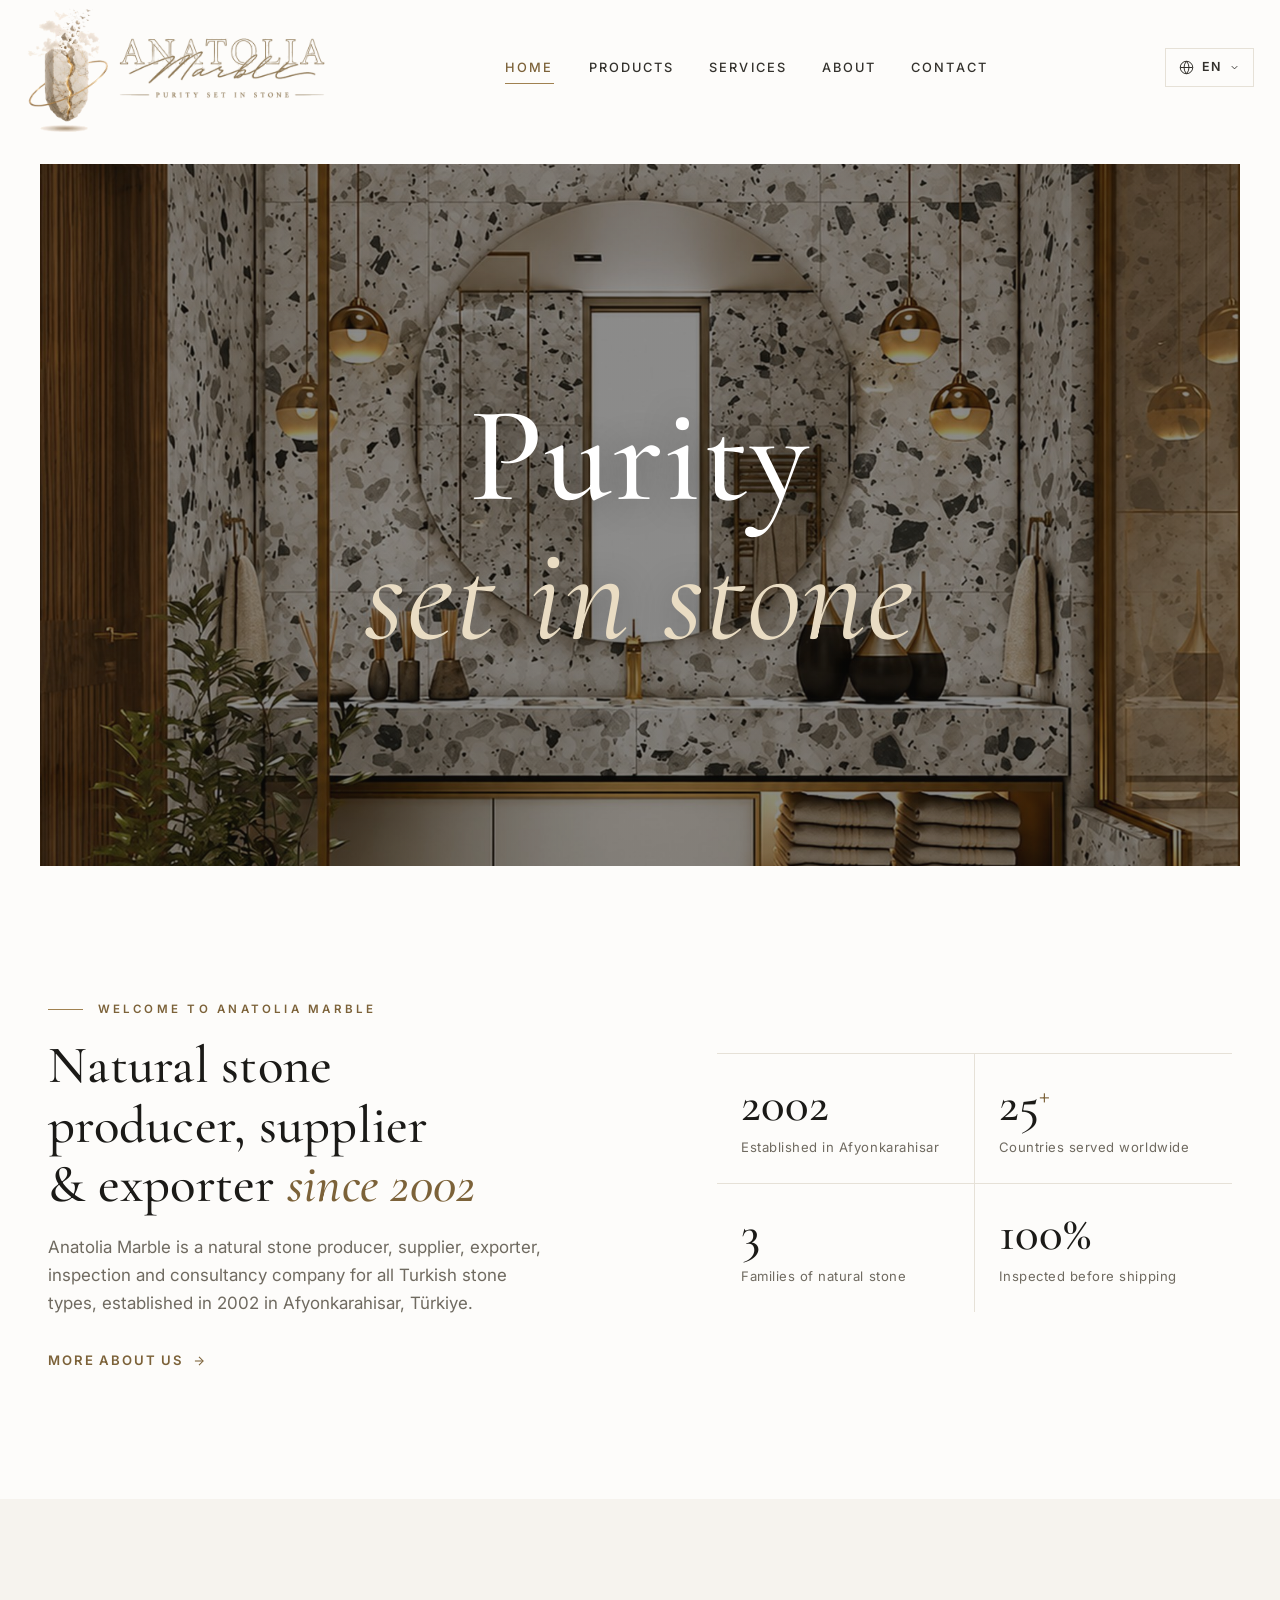
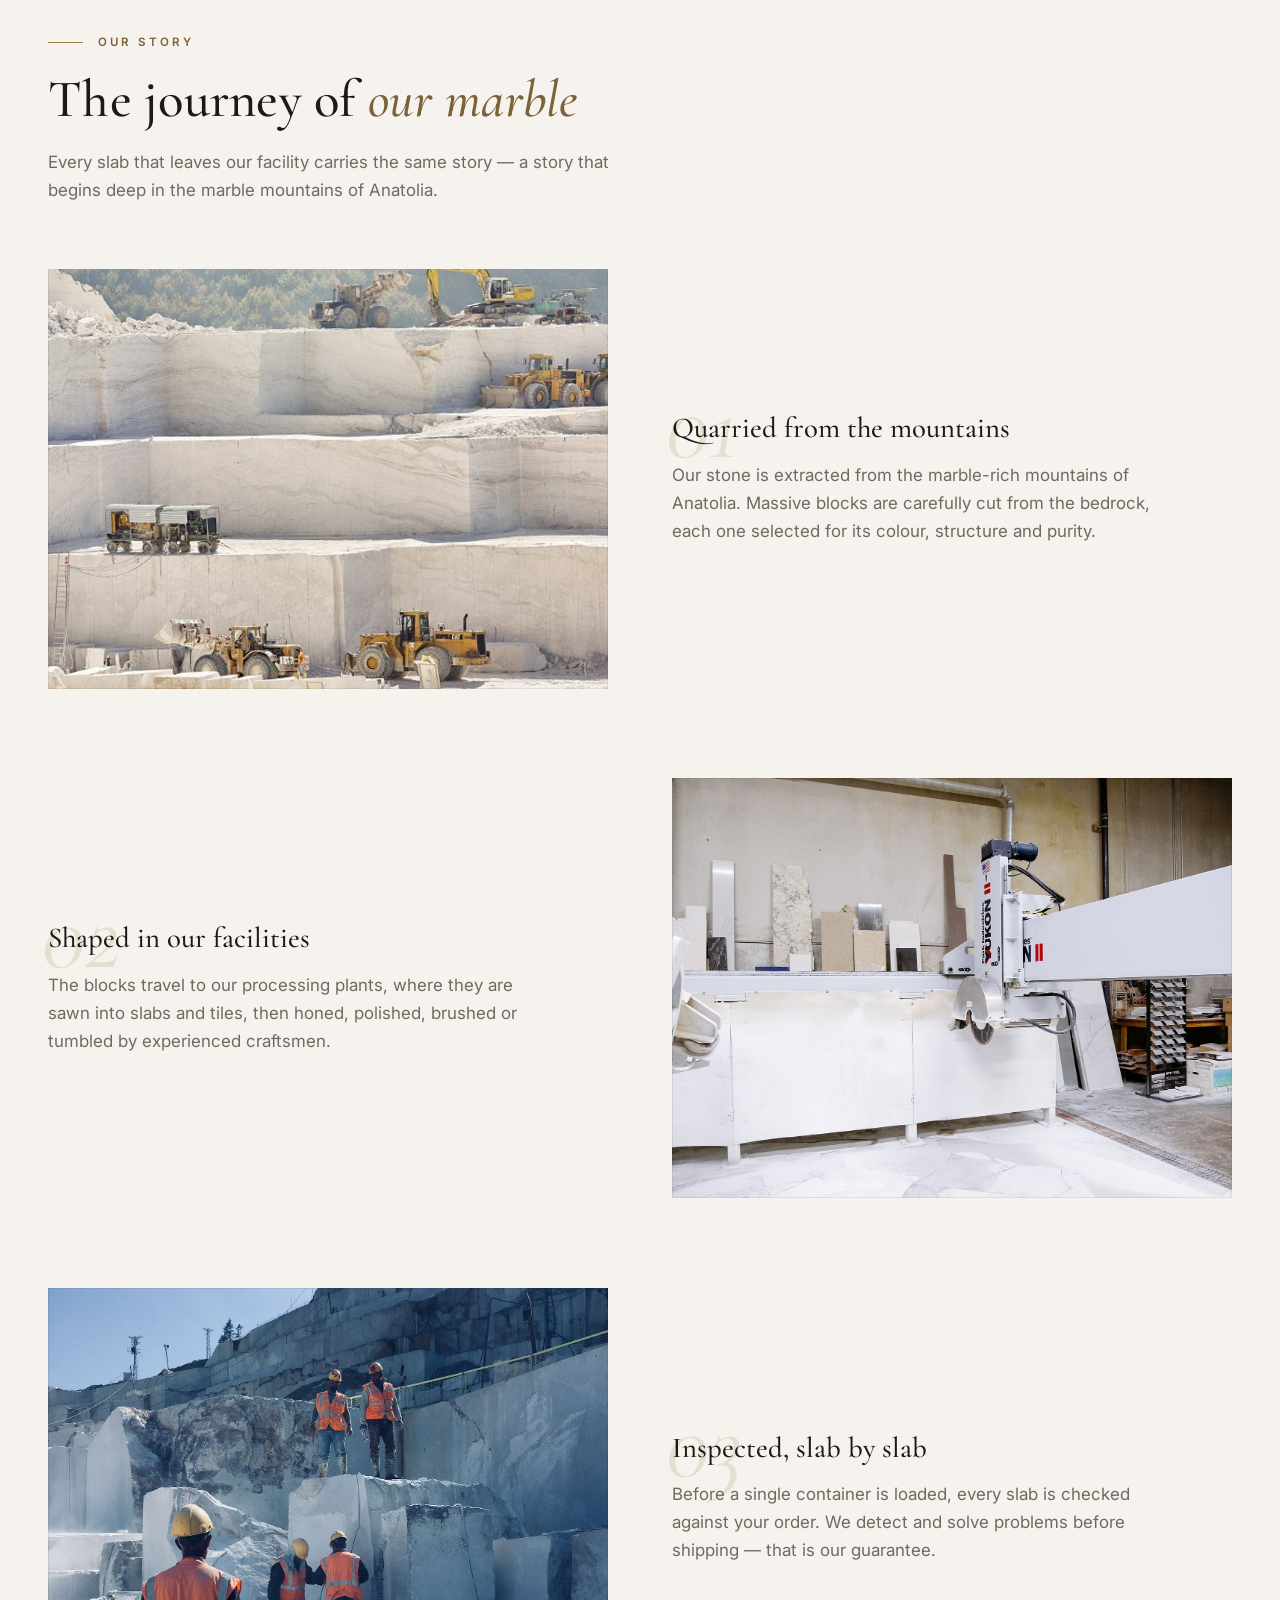
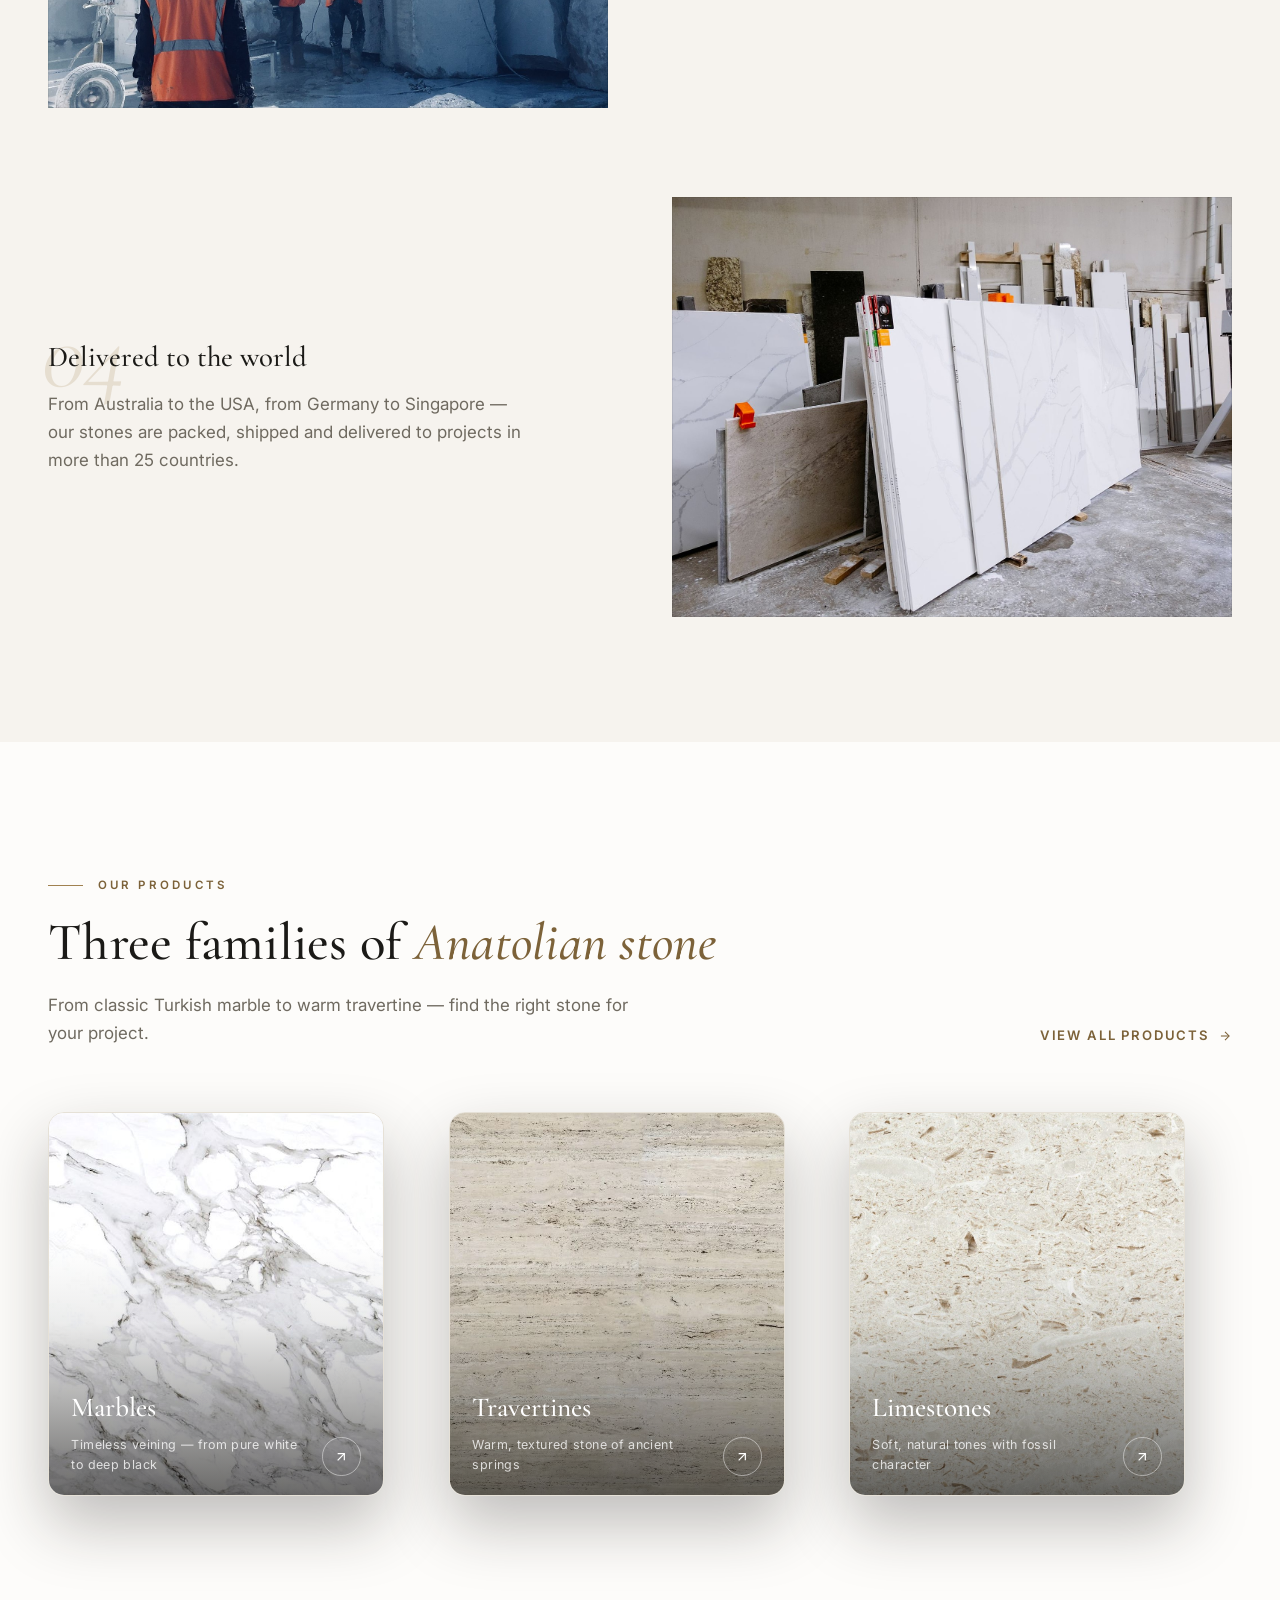
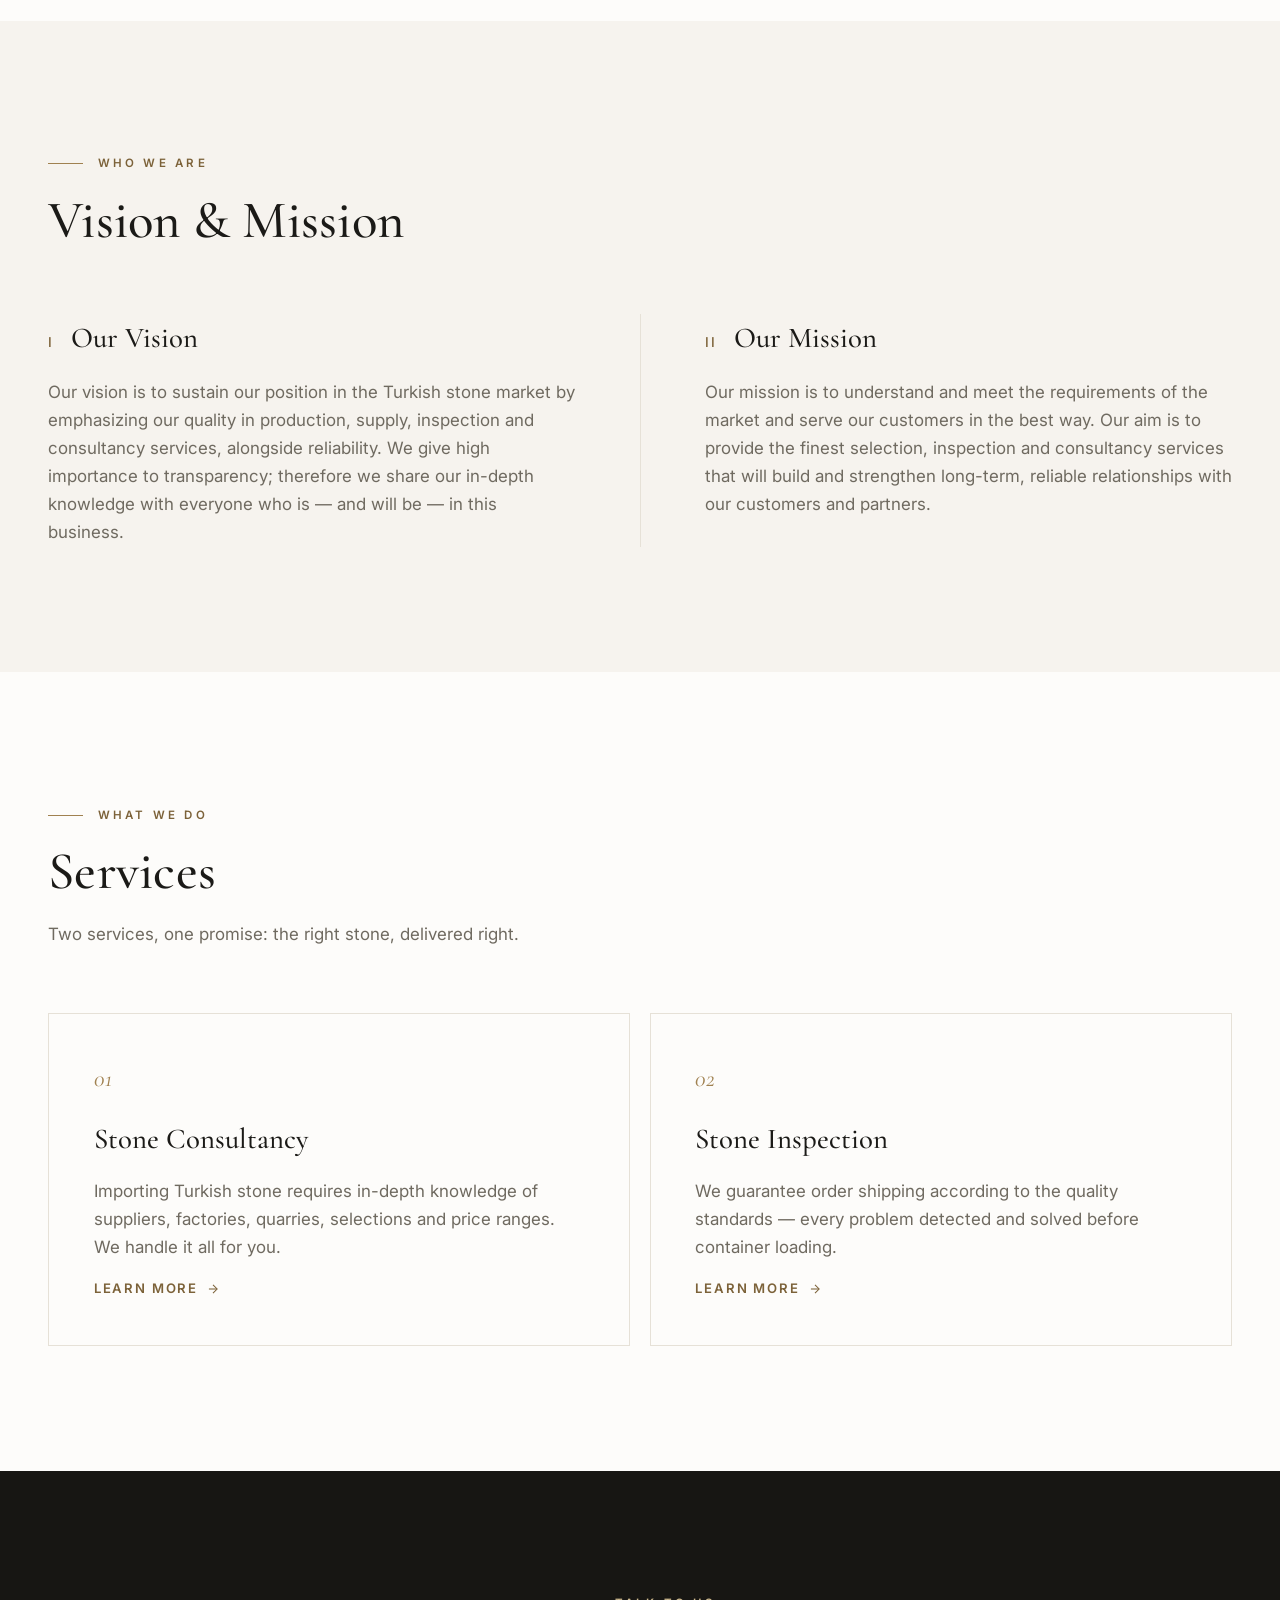
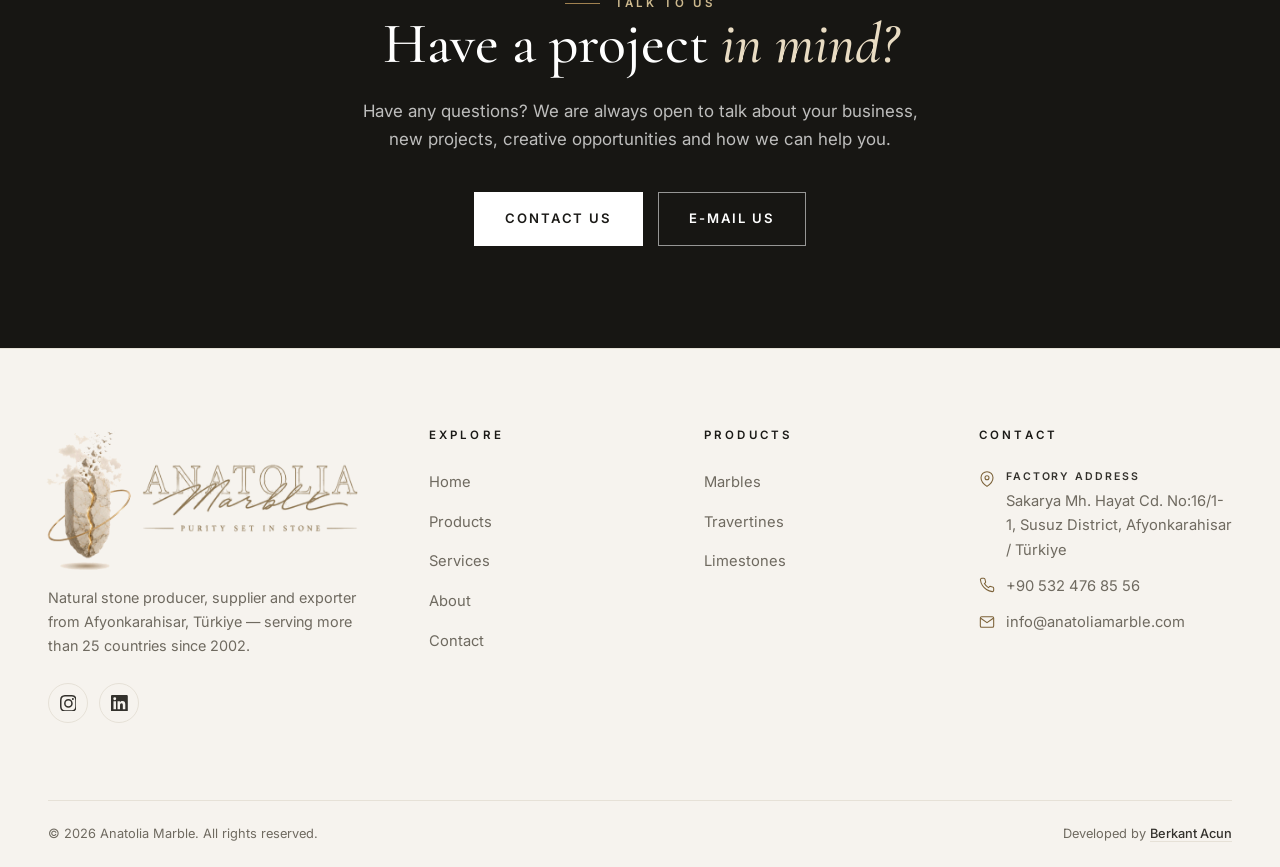
<file: index.html>
<!DOCTYPE html>
<html lang="en">
<head>
  <meta charset="UTF-8">
  <meta name="viewport" content="width=device-width, initial-scale=1.0">
  <title>Anatolia Marble — Purity Set in Stone | Turkish Natural Stone</title>
  <meta name="description" data-i18n-content="desc.home" content="Anatolia Marble — natural stone producer, supplier and exporter from Afyonkarahisar, Türkiye. Premium Turkish marble, travertine, limestone, onyx and andesite.">
  <meta property="og:title" content="Anatolia Marble — Purity Set in Stone">
  <meta property="og:type" content="website">
  <meta property="og:image" content="assets/img/hero-1.jpg">
  <link rel="icon" type="image/png" href="assets/img/favicon.png">
  <link rel="preload" as="image" href="assets/img/hero-1.jpg" fetchpriority="high">
  <link rel="preconnect" href="https://fonts.googleapis.com">
  <link rel="preconnect" href="https://fonts.gstatic.com" crossorigin>
  <link href="https://fonts.googleapis.com/css2?family=Cormorant+Garamond:ital,wght@0,400;0,500;0,600;1,400;1,500&family=Inter:wght@300;400;500;600&display=swap" rel="stylesheet">
  <link rel="stylesheet" href="assets/css/base.css?v=20260805c">
  <link rel="stylesheet" href="assets/css/components.css?v=20260805c">
  <noscript><style>.reveal { opacity: 1; transform: none; }</style></noscript>
</head>
<body data-title-key="meta.home">

  <!-- ======================= Header ======================= -->
  <header class="site-header">
    <div class="container header-inner">
      <a class="brand" href="index.html" aria-label="Anatolia Marble — Home">
        <img src="assets/img/logo-horizontal.png" alt="Anatolia Marble">
      </a>

      <nav class="main-nav" aria-label="Main navigation">
        <a href="index.html" aria-current="page" data-i18n="nav.home">Home</a>
        <a href="products.html" data-i18n="nav.products">Products</a>
        <a href="services.html" data-i18n="nav.services">Services</a>
        <a href="about.html" data-i18n="nav.about">About</a>
        <a href="contact.html" data-i18n="nav.contact">Contact</a>
      </nav>

      <div class="header-actions">
        <div class="lang-switch">
          <button class="lang-switch-btn" aria-haspopup="true" aria-expanded="false" aria-label="Select language">
            <svg width="15" height="15" viewBox="0 0 24 24" fill="none" stroke="currentColor" stroke-width="1.6" aria-hidden="true"><circle cx="12" cy="12" r="10"/><path d="M2 12h20"/><path d="M12 2a15.3 15.3 0 0 1 4 10 15.3 15.3 0 0 1-4 10 15.3 15.3 0 0 1-4-10 15.3 15.3 0 0 1 4-10z"/></svg>
            <span class="lang-current">EN</span>
            <svg class="chev" width="11" height="11" viewBox="0 0 24 24" fill="none" stroke="currentColor" stroke-width="2" aria-hidden="true"><polyline points="6 9 12 15 18 9"/></svg>
          </button>
          <div class="lang-menu" role="menu">
            <button type="button" data-lang="en" role="menuitem">English</button>
            <button type="button" data-lang="es" role="menuitem">Español</button>
            <button type="button" data-lang="fr" role="menuitem">Français</button>
            <button type="button" data-lang="ru" role="menuitem">Русский</button>
          </div>
        </div>
        <button class="nav-toggle" aria-label="Menu" aria-expanded="false">
          <span></span><span></span><span></span>
        </button>
      </div>
    </div>
  </header>

  <main>
    <!-- ======================= Hero slider ======================= -->
    <section class="hero" aria-label="Anatolia Marble highlights">
      <div class="hero-slide hero-slide--center is-active">
        <img src="assets/img/hero-1.jpg" alt="Terrazzo marble bathroom with brass details" fetchpriority="high">
        <div class="container hero-content">
          <h1 class="hero-title hero-title--slogan">Purity <em>set in stone</em></h1>
        </div>
      </div>

      <div class="hero-slide">
        <img src="assets/img/hero-2.jpg" alt="Rosso Levanto marble wall cladding" loading="lazy">
        <div class="container hero-content">
          <p class="hero-kicker" data-i18n="hero.s2.kicker">From the mountains of Anatolia</p>
          <h2 class="hero-title" data-i18n="hero.s2.title">Born in the mountain, <em>shaped by masters</em></h2>
          <div class="hero-cta">
            <a class="btn btn--light" href="#story"><span data-i18n="hero.s2.cta">Read Our Story</span></a>
          </div>
        </div>
      </div>

      <div class="hero-slide">
        <img src="assets/img/hero-3.jpg" alt="Carrara marble vanity top with polished finish" loading="lazy">
        <div class="container hero-content">
          <p class="hero-kicker" data-i18n="hero.s3.kicker">Blocks · Slabs · Cut-to-size</p>
          <h2 class="hero-title" data-i18n="hero.s3.title">Every slab inspected, <em>every order guaranteed</em></h2>
          <p class="hero-text" data-i18n="hero.s3.text">We deal with every type of natural stone and guarantee shipping according to the quality standards.</p>
          <div class="hero-cta">
            <a class="btn btn--light" href="services.html"><span data-i18n="hero.s3.cta">Our Services</span></a>
          </div>
        </div>
      </div>

    </section>

    <!-- ======================= Intro & stats ======================= -->
    <section class="section">
      <div class="container intro-grid">
        <div class="intro-copy reveal">
          <p class="kicker" data-i18n="intro.kicker">Welcome to Anatolia Marble</p>
          <h2 class="section-title" data-i18n="intro.title">Natural stone producer, supplier &amp; exporter <em>since 2002</em></h2>
          <p class="section-lead" data-i18n="intro.text">Anatolia Marble is a natural stone producer, supplier, exporter, inspection and consultancy company for all Turkish stone types, established in 2002 in Afyonkarahisar, Türkiye.</p>
          <p style="margin-top:1.8rem"><a class="text-link" href="about.html"><span data-i18n="intro.link">More About Us</span> <svg class="btn-arrow" width="14" height="14" viewBox="0 0 24 24" fill="none" stroke="currentColor" stroke-width="1.8" aria-hidden="true"><line x1="5" y1="12" x2="19" y2="12"/><polyline points="12 5 19 12 12 19"/></svg></a></p>
        </div>
        <div class="intro-stats reveal" data-delay="1">
          <div class="stat">
            <p class="stat-num">2002</p>
            <p class="stat-label" data-i18n="intro.stat1.label">Established in Afyonkarahisar</p>
          </div>
          <div class="stat">
            <p class="stat-num">25<sup>+</sup></p>
            <p class="stat-label" data-i18n="intro.stat2.label">Countries served worldwide</p>
          </div>
          <div class="stat">
            <p class="stat-num">3</p>
            <p class="stat-label" data-i18n="intro.stat3.label">Families of natural stone</p>
          </div>
          <div class="stat">
            <p class="stat-num">100%</p>
            <p class="stat-label" data-i18n="intro.stat4.label">Inspected before shipping</p>
          </div>
        </div>
      </div>
    </section>

    <!-- ======================= Story of the marble ======================= -->
    <section class="section section--surface" id="story">
      <div class="container">
        <div class="section-head reveal">
          <p class="kicker" data-i18n="story.kicker">Our Story</p>
          <h2 class="section-title" data-i18n="story.title">The journey of <em>our marble</em></h2>
          <p class="section-lead" data-i18n="story.intro">Every slab that leaves our facility carries the same story — a story that begins deep in the marble mountains of Anatolia.</p>
        </div>

        <div class="story-list">
          <article class="story-step reveal">
            <figure class="story-media">
              <img src="assets/img/story-quarry.jpg" alt="Terraced white marble quarry with heavy machinery" loading="lazy">
            </figure>
            <div class="story-body">
              <span class="story-num" aria-hidden="true">01</span>
              <h3 data-i18n="story.s1.title">Quarried from the mountains</h3>
              <p data-i18n="story.s1.text">Our stone is extracted from the marble-rich mountains of Anatolia. Massive blocks are carefully cut from the bedrock, each one selected for its colour, structure and purity.</p>
            </div>
          </article>

          <article class="story-step reveal">
            <figure class="story-media">
              <img src="assets/img/story-processing.jpg" alt="Marble slab on the polishing line in the factory" loading="lazy">
            </figure>
            <div class="story-body">
              <span class="story-num" aria-hidden="true">02</span>
              <h3 data-i18n="story.s2.title">Shaped in our facilities</h3>
              <p data-i18n="story.s2.text">The blocks travel to our processing plants, where they are sawn into slabs and tiles, then honed, polished, brushed or tumbled by experienced craftsmen.</p>
            </div>
          </article>

          <article class="story-step reveal">
            <figure class="story-media">
              <img src="assets/img/story-quality.jpg" alt="Quarry team inspecting marble blocks for quality" loading="lazy">
            </figure>
            <div class="story-body">
              <span class="story-num" aria-hidden="true">03</span>
              <h3 data-i18n="story.s3.title">Inspected, slab by slab</h3>
              <p data-i18n="story.s3.text">Before a single container is loaded, every slab is checked against your order. We detect and solve problems before shipping — that is our guarantee.</p>
            </div>
          </article>

          <article class="story-step reveal">
            <figure class="story-media">
              <img src="assets/img/story-world.jpg" alt="Finished slabs ready for worldwide delivery" loading="lazy">
            </figure>
            <div class="story-body">
              <span class="story-num" aria-hidden="true">04</span>
              <h3 data-i18n="story.s4.title">Delivered to the world</h3>
              <p data-i18n="story.s4.text">From Australia to the USA, from Germany to Singapore — our stones are packed, shipped and delivered to projects in more than 25 countries.</p>
            </div>
          </article>
        </div>
      </div>
    </section>

    <!-- ======================= Product families ======================= -->
    <section class="section">
      <div class="container">
        <div class="section-head section-head--split reveal">
          <div>
            <p class="kicker" data-i18n="cats.kicker">Our Products</p>
            <h2 class="section-title" data-i18n="cats.title">Three families of <em>Anatolian stone</em></h2>
            <p class="section-lead" data-i18n="cats.lead">From classic Turkish marble to warm travertine — find the right stone for your project.</p>
          </div>
          <a class="text-link" href="products.html"><span data-i18n="cats.viewAll">View All Products</span> <svg class="btn-arrow" width="14" height="14" viewBox="0 0 24 24" fill="none" stroke="currentColor" stroke-width="1.8" aria-hidden="true"><line x1="5" y1="12" x2="19" y2="12"/><polyline points="12 5 19 12 12 19"/></svg></a>
        </div>

        <div class="cat-grid">
          <a class="cat-card reveal" href="products.html?cat=marble">
            <img src="assets/img/product-calacatta.jpg" alt="Calacatta marble texture" loading="lazy">
            <div class="cat-card-label">
              <div>
                <h3 data-i18n="cat.marble">Marbles</h3>
                <small data-i18n="cat.marble.d">Timeless veining — from pure white to deep black</small>
              </div>
              <span class="cat-card-arrow"><svg viewBox="0 0 24 24" fill="none" stroke="currentColor" stroke-width="1.8" aria-hidden="true"><line x1="7" y1="17" x2="17" y2="7"/><polyline points="7 7 17 7 17 17"/></svg></span>
            </div>
          </a>

          <a class="cat-card reveal" data-delay="1" href="products.html?cat=travertine">
            <img src="assets/img/product-travertine.jpg" alt="Classic travertine texture" loading="lazy">
            <div class="cat-card-label">
              <div>
                <h3 data-i18n="cat.travertine">Travertines</h3>
                <small data-i18n="cat.travertine.d">Warm, textured stone of ancient springs</small>
              </div>
              <span class="cat-card-arrow"><svg viewBox="0 0 24 24" fill="none" stroke="currentColor" stroke-width="1.8" aria-hidden="true"><line x1="7" y1="17" x2="17" y2="7"/><polyline points="7 7 17 7 17 17"/></svg></span>
            </div>
          </a>

          <a class="cat-card reveal" data-delay="2" href="products.html?cat=limestone">
            <img src="assets/img/product-limestone.jpg" alt="Fossil beige limestone texture" loading="lazy">
            <div class="cat-card-label">
              <div>
                <h3 data-i18n="cat.limestone">Limestones</h3>
                <small data-i18n="cat.limestone.d">Soft, natural tones with fossil character</small>
              </div>
              <span class="cat-card-arrow"><svg viewBox="0 0 24 24" fill="none" stroke="currentColor" stroke-width="1.8" aria-hidden="true"><line x1="7" y1="17" x2="17" y2="7"/><polyline points="7 7 17 7 17 17"/></svg></span>
            </div>
          </a>
        </div>
      </div>
    </section>

    <!-- ======================= Vision & Mission ======================= -->
    <section class="section section--surface">
      <div class="container">
        <div class="section-head reveal">
          <p class="kicker" data-i18n="vm.kicker">Who We Are</p>
          <h2 class="section-title" data-i18n="vm.title">Vision &amp; Mission</h2>
        </div>
        <div class="vm-grid">
          <div class="vm-item reveal">
            <h3 data-index="I" data-i18n="vm.vision.title">Our Vision</h3>
            <p data-i18n="vm.vision.text">Our vision is to sustain our position in the Turkish stone market by emphasizing our quality in production, supply, inspection and consultancy services, alongside reliability. We give high importance to transparency; therefore we share our in-depth knowledge with everyone who is — and will be — in this business.</p>
          </div>
          <div class="vm-divider" aria-hidden="true"></div>
          <div class="vm-item reveal" data-delay="1">
            <h3 data-index="II" data-i18n="vm.mission.title">Our Mission</h3>
            <p data-i18n="vm.mission.text">Our mission is to understand and meet the requirements of the market and serve our customers in the best way. Our aim is to provide the finest selection, inspection and consultancy services that will build and strengthen long-term, reliable relationships with our customers and partners.</p>
          </div>
        </div>
      </div>
    </section>

    <!-- ======================= Services teaser ======================= -->
    <section class="section">
      <div class="container">
        <div class="section-head reveal">
          <p class="kicker" data-i18n="svc.kicker">What We Do</p>
          <h2 class="section-title" data-i18n="svc.title">Services</h2>
          <p class="section-lead" data-i18n="svc.lead">Two services, one promise: the right stone, delivered right.</p>
        </div>
        <div class="svc-grid">
          <article class="svc-card reveal">
            <span class="svc-index" aria-hidden="true">01</span>
            <h3 data-i18n="svc.consult.title">Stone Consultancy</h3>
            <p data-i18n="svc.consult.teaser">Importing Turkish stone requires in-depth knowledge of suppliers, factories, quarries, selections and price ranges. We handle it all for you.</p>
            <a class="text-link" href="services.html"><span data-i18n="svc.more">Learn More</span> <svg class="btn-arrow" width="14" height="14" viewBox="0 0 24 24" fill="none" stroke="currentColor" stroke-width="1.8" aria-hidden="true"><line x1="5" y1="12" x2="19" y2="12"/><polyline points="12 5 19 12 12 19"/></svg></a>
          </article>
          <article class="svc-card reveal" data-delay="1">
            <span class="svc-index" aria-hidden="true">02</span>
            <h3 data-i18n="svc.inspect.title">Stone Inspection</h3>
            <p data-i18n="svc.inspect.teaser">We guarantee order shipping according to the quality standards — every problem detected and solved before container loading.</p>
            <a class="text-link" href="services.html#inspection"><span data-i18n="svc.more">Learn More</span> <svg class="btn-arrow" width="14" height="14" viewBox="0 0 24 24" fill="none" stroke="currentColor" stroke-width="1.8" aria-hidden="true"><line x1="5" y1="12" x2="19" y2="12"/><polyline points="12 5 19 12 12 19"/></svg></a>
          </article>
        </div>
      </div>
    </section>

    <!-- ======================= CTA band ======================= -->
    <section class="cta-band">
      <div class="container reveal">
        <p class="kicker" data-i18n="cta.kicker">Talk to Us</p>
        <h2 class="cta-band-title" data-i18n="cta.title">Have a project <em>in mind?</em></h2>
        <p data-i18n="cta.text">Have any questions? We are always open to talk about your business, new projects, creative opportunities and how we can help you.</p>
        <div class="cta-actions">
          <a class="btn btn--light" href="contact.html"><span data-i18n="cta.contact">Contact Us</span></a>
          <a class="btn btn--ghost-light" href="mailto:info@anatoliamarble.com"><span data-i18n="cta.email">E-mail Us</span></a>
        </div>
      </div>
    </section>
  </main>

  <!-- ======================= Footer ======================= -->
  <footer class="site-footer">
    <div class="container">
      <div class="footer-main">
        <div class="footer-brand">
          <img src="assets/img/logo-horizontal.png" alt="Anatolia Marble — Purity set in stone">
          <p data-i18n="footer.about">Natural stone producer, supplier and exporter from Afyonkarahisar, Türkiye — serving more than 25 countries since 2002.</p>
          <div class="footer-social">
            <a href="#" aria-label="Instagram">
              <svg viewBox="0 0 24 24" fill="currentColor" aria-hidden="true"><path d="M12 2.163c3.204 0 3.584.012 4.85.07 3.252.148 4.771 1.691 4.919 4.919.058 1.265.069 1.645.069 4.849 0 3.205-.012 3.584-.069 4.849-.149 3.225-1.664 4.771-4.919 4.919-1.266.058-1.644.07-4.85.07-3.204 0-3.584-.012-4.849-.07-3.26-.149-4.771-1.699-4.919-4.92-.058-1.265-.07-1.644-.07-4.849 0-3.204.013-3.583.07-4.849.149-3.227 1.664-4.771 4.919-4.919 1.266-.057 1.645-.069 4.849-.069zm0-2.163c-3.259 0-3.667.014-4.947.072-4.358.2-6.78 2.618-6.98 6.98-.059 1.281-.073 1.689-.073 4.948 0 3.259.014 3.668.072 4.948.2 4.358 2.618 6.78 6.98 6.98 1.281.058 1.689.072 4.948.072 3.259 0 3.668-.014 4.948-.072 4.354-.2 6.782-2.618 6.979-6.98.059-1.28.073-1.689.073-4.948 0-3.259-.014-3.667-.072-4.947-.196-4.354-2.617-6.78-6.979-6.98-1.281-.059-1.69-.073-4.949-.073zm0 5.838a6.162 6.162 0 100 12.324 6.162 6.162 0 000-12.324zm0 10.162a4 4 0 110-8 4 4 0 010 8zm6.406-11.845a1.44 1.44 0 100 2.881 1.44 1.44 0 000-2.881z"/></svg>
            </a>
            <a href="#" aria-label="LinkedIn">
              <svg viewBox="0 0 24 24" fill="currentColor" aria-hidden="true"><path d="M20.447 20.452h-3.554v-5.569c0-1.328-.027-3.037-1.852-3.037-1.853 0-2.136 1.445-2.136 2.939v5.667H9.351V9h3.414v1.561h.046c.477-.9 1.637-1.85 3.37-1.85 3.601 0 4.267 2.37 4.267 5.455v6.286zM5.337 7.433a2.062 2.062 0 01-2.063-2.065 2.064 2.064 0 112.063 2.065zm1.782 13.019H3.555V9h3.564v11.452zM22.225 0H1.771C.792 0 0 .774 0 1.729v20.542C0 23.227.792 24 1.771 24h20.451C23.2 24 24 23.227 24 22.271V1.729C24 .774 23.2 0 22.225 0z"/></svg>
            </a>
          </div>
        </div>

        <div class="footer-col">
          <h4 data-i18n="footer.explore">Explore</h4>
          <ul>
            <li><a href="index.html" data-i18n="nav.home">Home</a></li>
            <li><a href="products.html" data-i18n="nav.products">Products</a></li>
            <li><a href="services.html" data-i18n="nav.services">Services</a></li>
            <li><a href="about.html" data-i18n="nav.about">About</a></li>
            <li><a href="contact.html" data-i18n="nav.contact">Contact</a></li>
          </ul>
        </div>

        <div class="footer-col">
          <h4 data-i18n="footer.products">Products</h4>
          <ul>
            <li><a href="products.html?cat=marble" data-i18n="cat.marble">Marbles</a></li>
            <li><a href="products.html?cat=travertine" data-i18n="cat.travertine">Travertines</a></li>
            <li><a href="products.html?cat=limestone" data-i18n="cat.limestone">Limestones</a></li>
          </ul>
        </div>

        <div class="footer-col">
          <h4 data-i18n="footer.contact">Contact</h4>
          <ul class="footer-contact">
            <li>
              <svg viewBox="0 0 24 24" fill="none" stroke="currentColor" stroke-width="1.6" aria-hidden="true"><path d="M21 10c0 7-9 13-9 13s-9-6-9-13a9 9 0 0 1 18 0z"/><circle cx="12" cy="10" r="3"/></svg>
              <span class="footer-addr-wrap"><span class="footer-addr-label" data-i18n="contact.address">Factory Address</span><address data-i18n="footer.addr">Afyonkarahisar, Türkiye</address></span>
            </li>
            <li>
              <svg viewBox="0 0 24 24" fill="none" stroke="currentColor" stroke-width="1.6" aria-hidden="true"><path d="M22 16.92v3a2 2 0 0 1-2.18 2 19.79 19.79 0 0 1-8.63-3.07 19.5 19.5 0 0 1-6-6 19.79 19.79 0 0 1-3.07-8.67A2 2 0 0 1 4.11 2h3a2 2 0 0 1 2 1.72 12.84 12.84 0 0 0 .7 2.81 2 2 0 0 1-.45 2.11L8.09 9.91a16 16 0 0 0 6 6l1.27-1.27a2 2 0 0 1 2.11-.45 12.84 12.84 0 0 0 2.81.7A2 2 0 0 1 22 16.92z"/></svg>
              <a href="tel:+905324768556">+90 532 476 85 56</a>
            </li>
            <li>
              <svg viewBox="0 0 24 24" fill="none" stroke="currentColor" stroke-width="1.6" aria-hidden="true"><path d="M4 4h16c1.1 0 2 .9 2 2v12c0 1.1-.9 2-2 2H4c-1.1 0-2-.9-2-2V6c0-1.1.9-2 2-2z"/><polyline points="22,6 12,13 2,6"/></svg>
              <a href="mailto:info@anatoliamarble.com">info@anatoliamarble.com</a>
            </li>
          </ul>
        </div>
      </div>

      <div class="footer-bottom">
        <p>© <span data-year>2026</span> Anatolia Marble. <span data-i18n="footer.rights">All rights reserved.</span></p>
        <p><span data-i18n="footer.dev">Developed by</span> <a href="https://www.linkedin.com/in/berkant-acun-006467312/" target="_blank" rel="noopener">Berkant Acun</a></p>
      </div>
    </div>
  </footer>

  <!-- ======================= WhatsApp widget ======================= -->

  <script src="assets/js/lang-en.js?v=20260805c"></script>
  <script src="assets/js/lang-ru.js?v=20260805c"></script>
  <script src="assets/js/lang-es.js?v=20260805c"></script>
  <script src="assets/js/lang-fr.js?v=20260805c"></script>
  <script src="assets/js/i18n.js?v=20260805c"></script>
  <script src="assets/js/main.js?v=20260805c"></script>
</body>
</html>
</file>
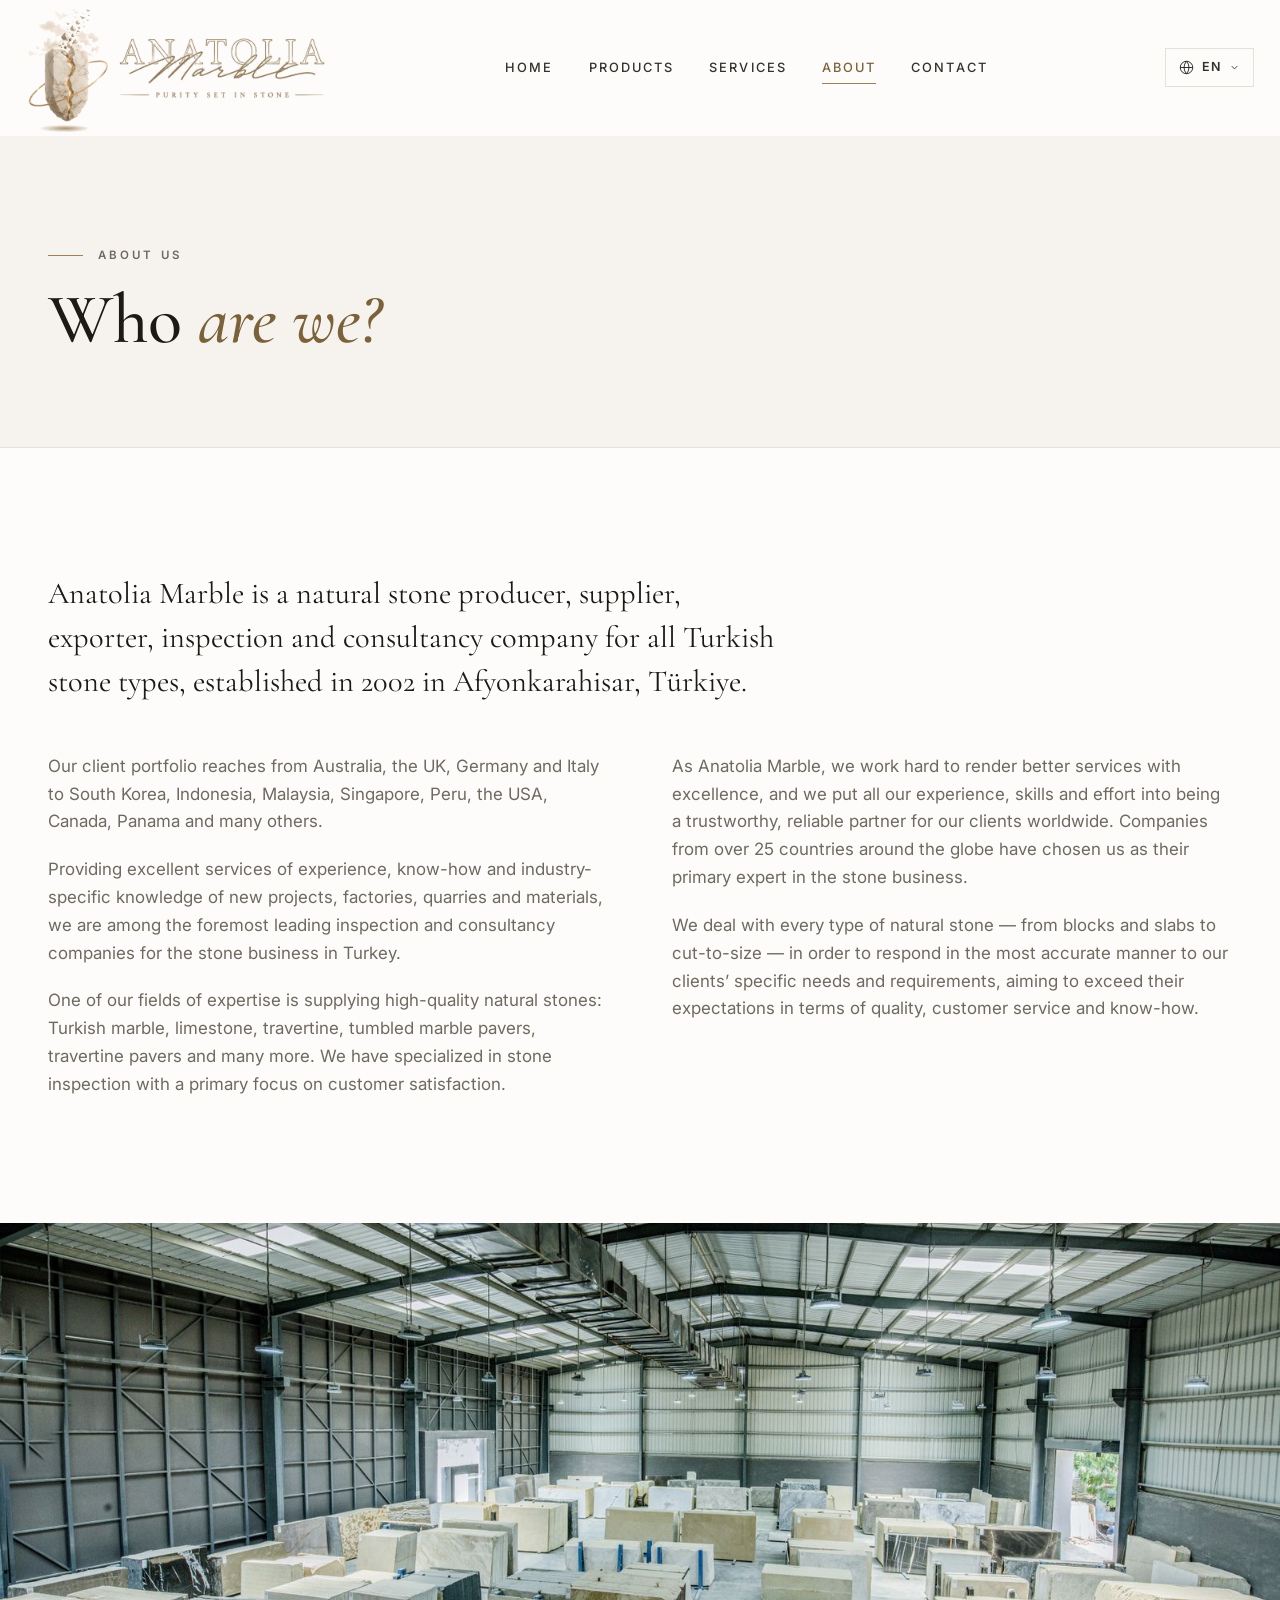
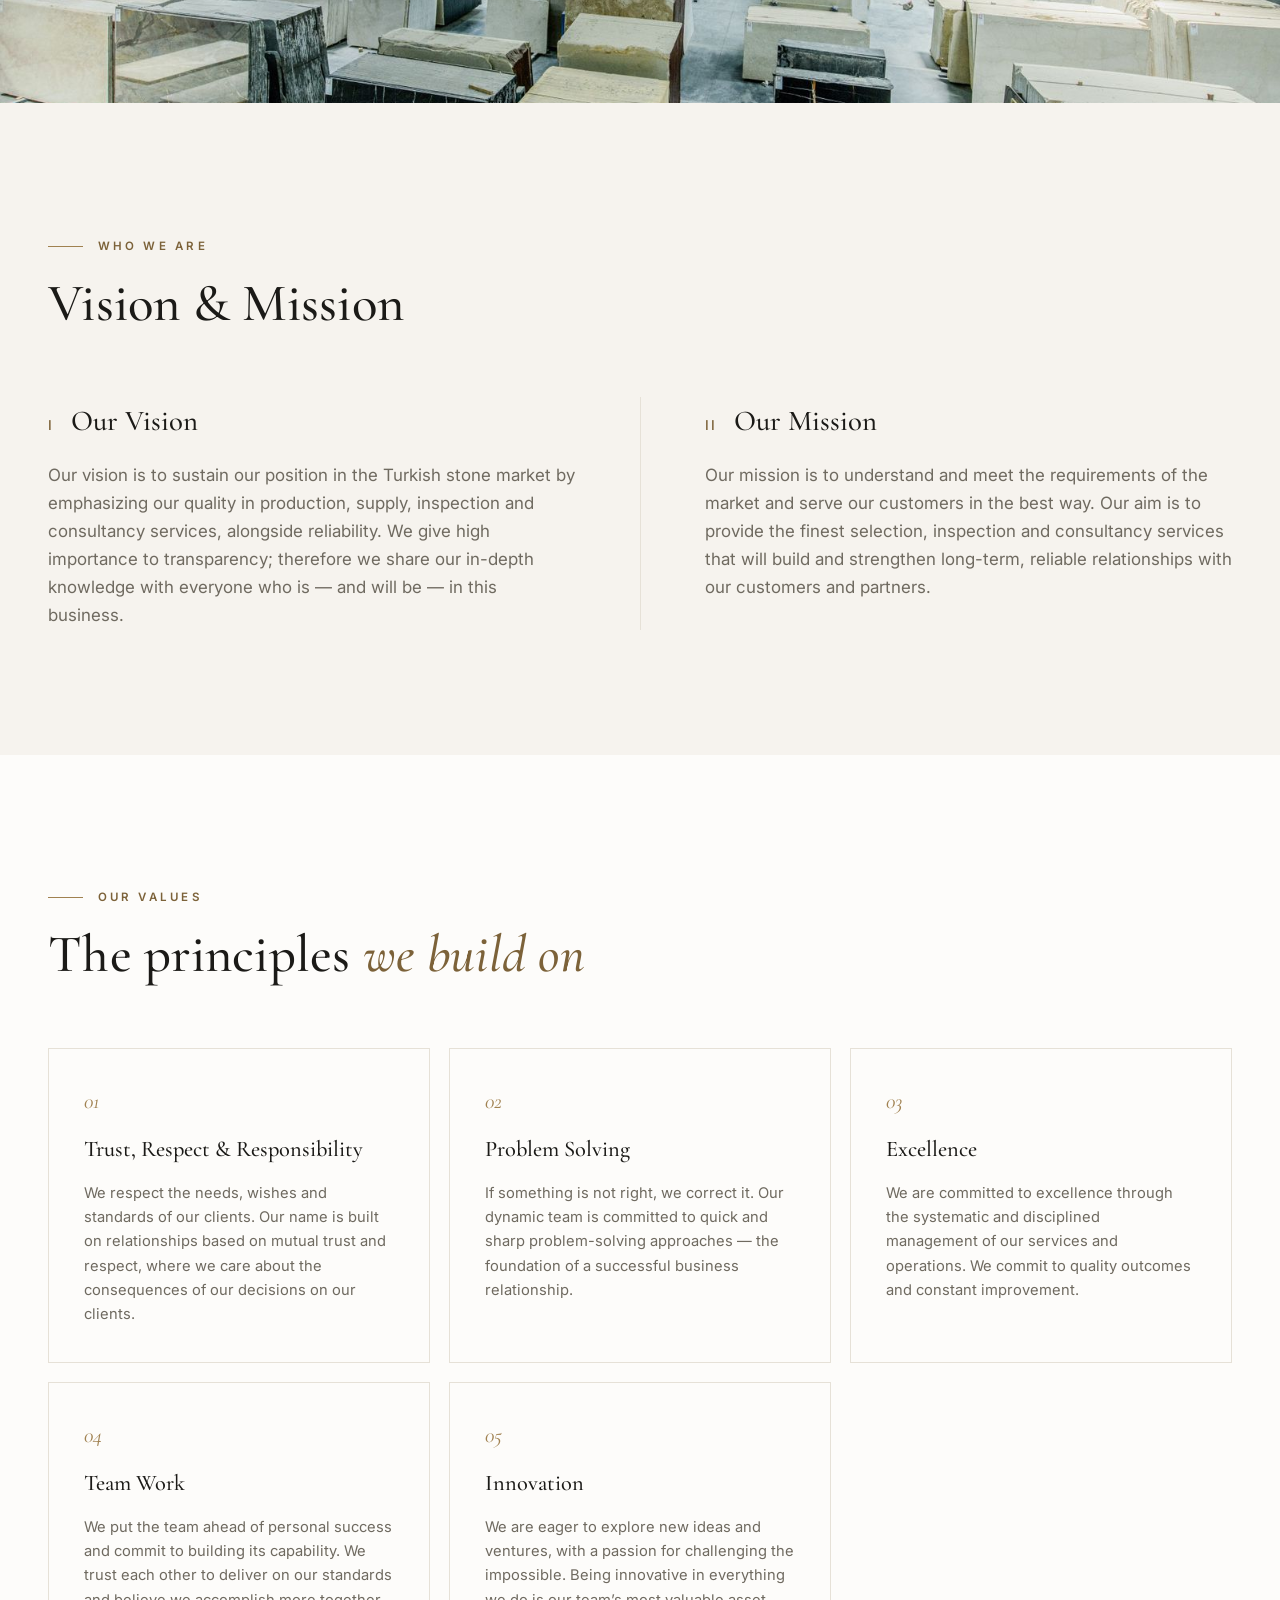
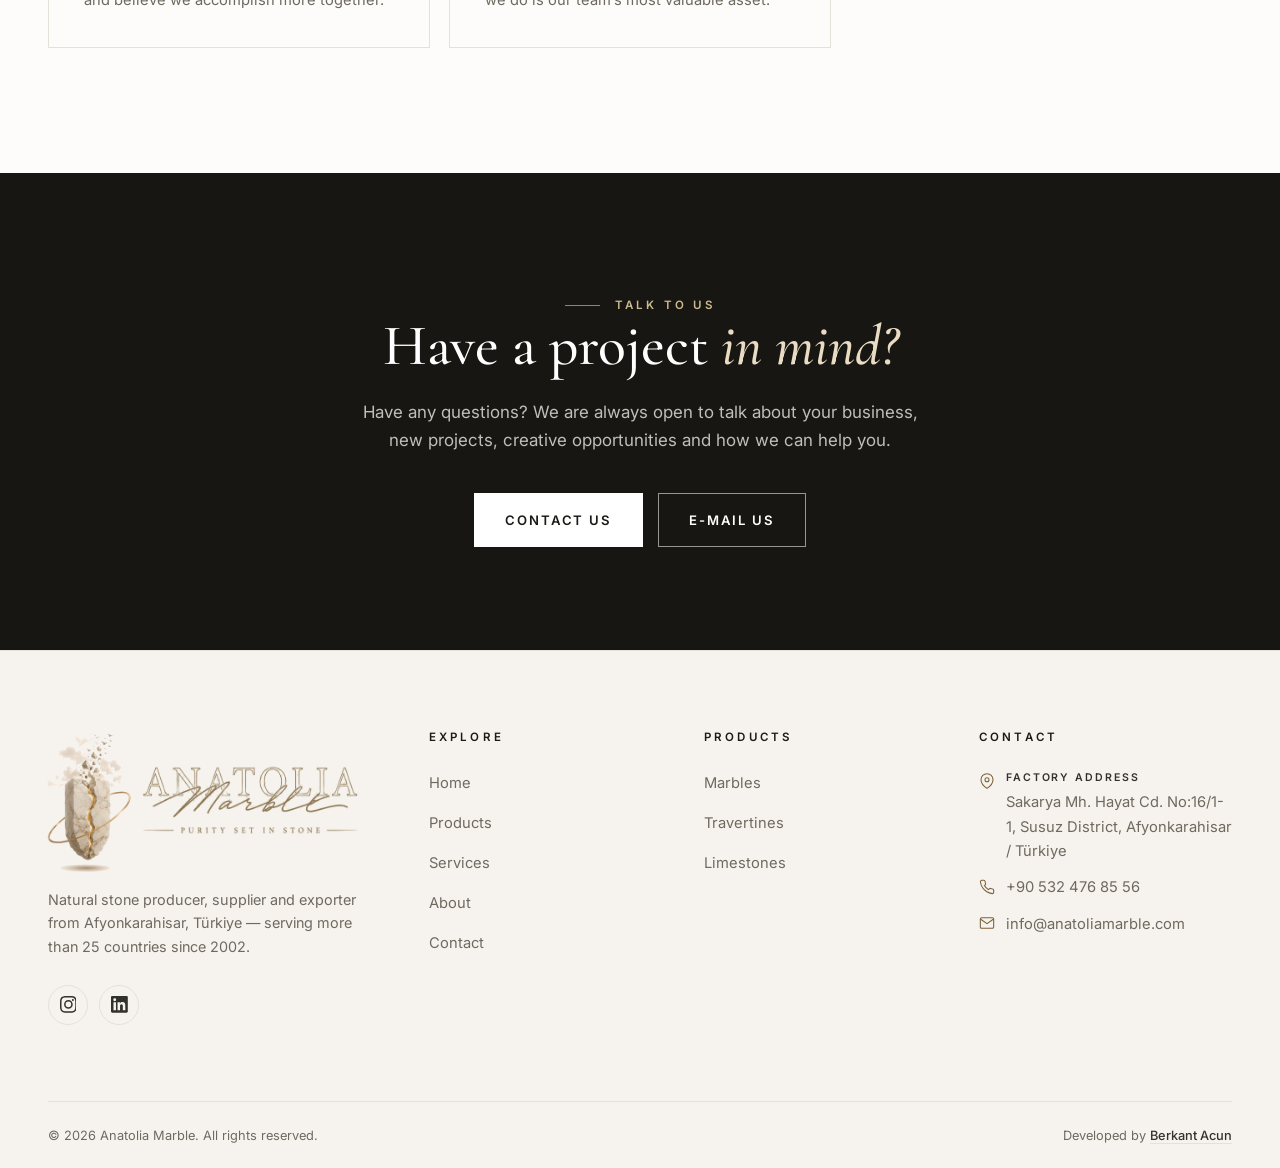
<file: about.html>
<!DOCTYPE html>
<html lang="en">
<head>
  <meta charset="UTF-8">
  <meta name="viewport" content="width=device-width, initial-scale=1.0">
  <title>About Us — Anatolia Marble</title>
  <meta name="description" data-i18n-content="desc.about" content="Anatolia Marble is a natural stone producer, supplier, exporter, inspection and consultancy company established in 2002 in Afyonkarahisar, Türkiye.">
  <link rel="icon" type="image/png" href="assets/img/favicon.png">
  <link rel="preconnect" href="https://fonts.googleapis.com">
  <link rel="preconnect" href="https://fonts.gstatic.com" crossorigin>
  <link href="https://fonts.googleapis.com/css2?family=Cormorant+Garamond:ital,wght@0,400;0,500;0,600;1,400;1,500&family=Inter:wght@300;400;500;600&display=swap" rel="stylesheet">
  <link rel="stylesheet" href="assets/css/base.css?v=20260805c">
  <link rel="stylesheet" href="assets/css/components.css?v=20260805c">
  <noscript><style>.reveal { opacity: 1; transform: none; }</style></noscript>
</head>
<body data-title-key="meta.about">

  <header class="site-header">
    <div class="container header-inner">
      <a class="brand" href="index.html" aria-label="Anatolia Marble — Home">
        <img src="assets/img/logo-horizontal.png" alt="Anatolia Marble">
      </a>
      <nav class="main-nav" aria-label="Main navigation">
        <a href="index.html" data-i18n="nav.home">Home</a>
        <a href="products.html" data-i18n="nav.products">Products</a>
        <a href="services.html" data-i18n="nav.services">Services</a>
        <a href="about.html" aria-current="page" data-i18n="nav.about">About</a>
        <a href="contact.html" data-i18n="nav.contact">Contact</a>
      </nav>
      <div class="header-actions">
        <div class="lang-switch">
          <button class="lang-switch-btn" aria-haspopup="true" aria-expanded="false" aria-label="Select language">
            <svg width="15" height="15" viewBox="0 0 24 24" fill="none" stroke="currentColor" stroke-width="1.6" aria-hidden="true"><circle cx="12" cy="12" r="10"/><path d="M2 12h20"/><path d="M12 2a15.3 15.3 0 0 1 4 10 15.3 15.3 0 0 1-4 10 15.3 15.3 0 0 1-4-10 15.3 15.3 0 0 1 4-10z"/></svg>
            <span class="lang-current">EN</span>
            <svg class="chev" width="11" height="11" viewBox="0 0 24 24" fill="none" stroke="currentColor" stroke-width="2" aria-hidden="true"><polyline points="6 9 12 15 18 9"/></svg>
          </button>
          <div class="lang-menu" role="menu">
            <button type="button" data-lang="en" role="menuitem">English</button>
            <button type="button" data-lang="es" role="menuitem">Español</button>
            <button type="button" data-lang="fr" role="menuitem">Français</button>
            <button type="button" data-lang="ru" role="menuitem">Русский</button>
          </div>
        </div>
        <button class="nav-toggle" aria-label="Menu" aria-expanded="false">
          <span></span><span></span><span></span>
        </button>
      </div>
    </div>
  </header>

  <main>
    <section class="page-hero">
      <div class="container">
        <p class="kicker" data-i18n="about.kicker">About Us</p>
        <h1 data-i18n="about.title">Who <em>are we?</em></h1>
      </div>
    </section>

    <section class="section">
      <div class="container">
        <p class="about-lead reveal" data-i18n="about.lead">Anatolia Marble is a natural stone producer, supplier, exporter, inspection and consultancy company for all Turkish stone types, established in 2002 in Afyonkarahisar, Türkiye.</p>
        <div class="about-columns reveal" data-delay="1">
          <p data-i18n="about.p1">Our client portfolio reaches from Australia, the UK, Germany and Italy to South Korea, Indonesia, Malaysia, Singapore, Peru, the USA, Canada, Panama and many others.</p>
          <p data-i18n="about.p2">Providing excellent services of experience, know-how and industry-specific knowledge of new projects, factories, quarries and materials, we are among the foremost leading inspection and consultancy companies for the stone business in Turkey.</p>
          <p data-i18n="about.p3">One of our fields of expertise is supplying high-quality natural stones: Turkish marble, limestone, travertine, tumbled marble pavers, travertine pavers and many more. We have specialized in stone inspection with a primary focus on customer satisfaction.</p>
          <p data-i18n="about.p4">As Anatolia Marble, we work hard to render better services with excellence, and we put all our experience, skills and effort into being a trustworthy, reliable partner for our clients worldwide. Companies from over 25 countries around the globe have chosen us as their primary expert in the stone business.</p>
          <p data-i18n="about.p5">We deal with every type of natural stone — from blocks and slabs to cut-to-size — in order to respond in the most accurate manner to our clients’ specific needs and requirements, aiming to exceed their expectations in terms of quality, customer service and know-how.</p>
        </div>
      </div>
    </section>

    <figure class="about-banner reveal">
      <img src="assets/img/services-blocks.jpg" alt="Marble blocks and slabs at the Anatolia Marble factory" loading="lazy">
    </figure>

    <section class="section section--surface">
      <div class="container">
        <div class="section-head reveal">
          <p class="kicker" data-i18n="vm.kicker">Who We Are</p>
          <h2 class="section-title" data-i18n="vm.title">Vision &amp; Mission</h2>
        </div>
        <div class="vm-grid">
          <div class="vm-item reveal">
            <h3 data-index="I" data-i18n="vm.vision.title">Our Vision</h3>
            <p data-i18n="vm.vision.text">Our vision is to sustain our position in the Turkish stone market by emphasizing our quality in production, supply, inspection and consultancy services, alongside reliability. We give high importance to transparency; therefore we share our in-depth knowledge with everyone who is — and will be — in this business.</p>
          </div>
          <div class="vm-divider" aria-hidden="true"></div>
          <div class="vm-item reveal" data-delay="1">
            <h3 data-index="II" data-i18n="vm.mission.title">Our Mission</h3>
            <p data-i18n="vm.mission.text">Our mission is to understand and meet the requirements of the market and serve our customers in the best way. Our aim is to provide the finest selection, inspection and consultancy services that will build and strengthen long-term, reliable relationships with our customers and partners.</p>
          </div>
        </div>
      </div>
    </section>

    <section class="section">
      <div class="container">
        <div class="section-head reveal">
          <p class="kicker" data-i18n="values.kicker">Our Values</p>
          <h2 class="section-title" data-i18n="values.title">The principles <em>we build on</em></h2>
        </div>
        <div class="values-grid">
          <article class="value-card reveal">
            <span class="value-index" aria-hidden="true">01</span>
            <h3 data-i18n="val1.title">Trust, Respect &amp; Responsibility</h3>
            <p data-i18n="val1.text">We respect the needs, wishes and standards of our clients. Our name is built on relationships based on mutual trust and respect, where we care about the consequences of our decisions on our clients.</p>
          </article>
          <article class="value-card reveal" data-delay="1">
            <span class="value-index" aria-hidden="true">02</span>
            <h3 data-i18n="val2.title">Problem Solving</h3>
            <p data-i18n="val2.text">If something is not right, we correct it. Our dynamic team is committed to quick and sharp problem-solving approaches — the foundation of a successful business relationship.</p>
          </article>
          <article class="value-card reveal" data-delay="2">
            <span class="value-index" aria-hidden="true">03</span>
            <h3 data-i18n="val3.title">Excellence</h3>
            <p data-i18n="val3.text">We are committed to excellence through the systematic and disciplined management of our services and operations. We commit to quality outcomes and constant improvement.</p>
          </article>
          <article class="value-card reveal" data-delay="1">
            <span class="value-index" aria-hidden="true">04</span>
            <h3 data-i18n="val4.title">Team Work</h3>
            <p data-i18n="val4.text">We put the team ahead of personal success and commit to building its capability. We trust each other to deliver on our standards and believe we accomplish more together.</p>
          </article>
          <article class="value-card reveal" data-delay="2">
            <span class="value-index" aria-hidden="true">05</span>
            <h3 data-i18n="val5.title">Innovation</h3>
            <p data-i18n="val5.text">We are eager to explore new ideas and ventures, with a passion for challenging the impossible. Being innovative in everything we do is our team’s most valuable asset.</p>
          </article>
        </div>
      </div>
    </section>

    <section class="cta-band">
      <div class="container reveal">
        <p class="kicker" data-i18n="cta.kicker">Talk to Us</p>
        <h2 class="cta-band-title" data-i18n="cta.title">Have a project <em>in mind?</em></h2>
        <p data-i18n="cta.text">Have any questions? We are always open to talk about your business, new projects, creative opportunities and how we can help you.</p>
        <div class="cta-actions">
          <a class="btn btn--light" href="contact.html"><span data-i18n="cta.contact">Contact Us</span></a>
          <a class="btn btn--ghost-light" href="mailto:info@anatoliamarble.com"><span data-i18n="cta.email">E-mail Us</span></a>
        </div>
      </div>
    </section>
  </main>

  <footer class="site-footer">
    <div class="container">
      <div class="footer-main">
        <div class="footer-brand">
          <img src="assets/img/logo-horizontal.png" alt="Anatolia Marble — Purity set in stone">
          <p data-i18n="footer.about">Natural stone producer, supplier and exporter from Afyonkarahisar, Türkiye — serving more than 25 countries since 2002.</p>
          <div class="footer-social">
            <a href="#" aria-label="Instagram">
              <svg viewBox="0 0 24 24" fill="currentColor" aria-hidden="true"><path d="M12 2.163c3.204 0 3.584.012 4.85.07 3.252.148 4.771 1.691 4.919 4.919.058 1.265.069 1.645.069 4.849 0 3.205-.012 3.584-.069 4.849-.149 3.225-1.664 4.771-4.919 4.919-1.266.058-1.644.07-4.85.07-3.204 0-3.584-.012-4.849-.07-3.26-.149-4.771-1.699-4.919-4.92-.058-1.265-.07-1.644-.07-4.849 0-3.204.013-3.583.07-4.849.149-3.227 1.664-4.771 4.919-4.919 1.266-.057 1.645-.069 4.849-.069zm0-2.163c-3.259 0-3.667.014-4.947.072-4.358.2-6.78 2.618-6.98 6.98-.059 1.281-.073 1.689-.073 4.948 0 3.259.014 3.668.072 4.948.2 4.358 2.618 6.78 6.98 6.98 1.281.058 1.689.072 4.948.072 3.259 0 3.668-.014 4.948-.072 4.354-.2 6.782-2.618 6.979-6.98.059-1.28.073-1.689.073-4.948 0-3.259-.014-3.667-.072-4.947-.196-4.354-2.617-6.78-6.979-6.98-1.281-.059-1.69-.073-4.949-.073zm0 5.838a6.162 6.162 0 100 12.324 6.162 6.162 0 000-12.324zm0 10.162a4 4 0 110-8 4 4 0 010 8zm6.406-11.845a1.44 1.44 0 100 2.881 1.44 1.44 0 000-2.881z"/></svg>
            </a>
            <a href="#" aria-label="LinkedIn">
              <svg viewBox="0 0 24 24" fill="currentColor" aria-hidden="true"><path d="M20.447 20.452h-3.554v-5.569c0-1.328-.027-3.037-1.852-3.037-1.853 0-2.136 1.445-2.136 2.939v5.667H9.351V9h3.414v1.561h.046c.477-.9 1.637-1.85 3.37-1.85 3.601 0 4.267 2.37 4.267 5.455v6.286zM5.337 7.433a2.062 2.062 0 01-2.063-2.065 2.064 2.064 0 112.063 2.065zm1.782 13.019H3.555V9h3.564v11.452zM22.225 0H1.771C.792 0 0 .774 0 1.729v20.542C0 23.227.792 24 1.771 24h20.451C23.2 24 24 23.227 24 22.271V1.729C24 .774 23.2 0 22.225 0z"/></svg>
            </a>
          </div>
        </div>

        <div class="footer-col">
          <h4 data-i18n="footer.explore">Explore</h4>
          <ul>
            <li><a href="index.html" data-i18n="nav.home">Home</a></li>
            <li><a href="products.html" data-i18n="nav.products">Products</a></li>
            <li><a href="services.html" data-i18n="nav.services">Services</a></li>
            <li><a href="about.html" data-i18n="nav.about">About</a></li>
            <li><a href="contact.html" data-i18n="nav.contact">Contact</a></li>
          </ul>
        </div>

        <div class="footer-col">
          <h4 data-i18n="footer.products">Products</h4>
          <ul>
            <li><a href="products.html?cat=marble" data-i18n="cat.marble">Marbles</a></li>
            <li><a href="products.html?cat=travertine" data-i18n="cat.travertine">Travertines</a></li>
            <li><a href="products.html?cat=limestone" data-i18n="cat.limestone">Limestones</a></li>
          </ul>
        </div>

        <div class="footer-col">
          <h4 data-i18n="footer.contact">Contact</h4>
          <ul class="footer-contact">
            <li>
              <svg viewBox="0 0 24 24" fill="none" stroke="currentColor" stroke-width="1.6" aria-hidden="true"><path d="M21 10c0 7-9 13-9 13s-9-6-9-13a9 9 0 0 1 18 0z"/><circle cx="12" cy="10" r="3"/></svg>
              <span class="footer-addr-wrap"><span class="footer-addr-label" data-i18n="contact.address">Factory Address</span><address data-i18n="footer.addr">Afyonkarahisar, Türkiye</address></span>
            </li>
            <li>
              <svg viewBox="0 0 24 24" fill="none" stroke="currentColor" stroke-width="1.6" aria-hidden="true"><path d="M22 16.92v3a2 2 0 0 1-2.18 2 19.79 19.79 0 0 1-8.63-3.07 19.5 19.5 0 0 1-6-6 19.79 19.79 0 0 1-3.07-8.67A2 2 0 0 1 4.11 2h3a2 2 0 0 1 2 1.72 12.84 12.84 0 0 0 .7 2.81 2 2 0 0 1-.45 2.11L8.09 9.91a16 16 0 0 0 6 6l1.27-1.27a2 2 0 0 1 2.11-.45 12.84 12.84 0 0 0 2.81.7A2 2 0 0 1 22 16.92z"/></svg>
              <a href="tel:+905324768556">+90 532 476 85 56</a>
            </li>
            <li>
              <svg viewBox="0 0 24 24" fill="none" stroke="currentColor" stroke-width="1.6" aria-hidden="true"><path d="M4 4h16c1.1 0 2 .9 2 2v12c0 1.1-.9 2-2 2H4c-1.1 0-2-.9-2-2V6c0-1.1.9-2 2-2z"/><polyline points="22,6 12,13 2,6"/></svg>
              <a href="mailto:info@anatoliamarble.com">info@anatoliamarble.com</a>
            </li>
          </ul>
        </div>
      </div>

      <div class="footer-bottom">
        <p>© <span data-year>2026</span> Anatolia Marble. <span data-i18n="footer.rights">All rights reserved.</span></p>
        <p><span data-i18n="footer.dev">Developed by</span> <a href="https://www.linkedin.com/in/berkant-acun-006467312/" target="_blank" rel="noopener">Berkant Acun</a></p>
      </div>
    </div>
  </footer>

  <script src="assets/js/lang-en.js?v=20260805c"></script>
  <script src="assets/js/lang-ru.js?v=20260805c"></script>
  <script src="assets/js/lang-es.js?v=20260805c"></script>
  <script src="assets/js/lang-fr.js?v=20260805c"></script>
  <script src="assets/js/i18n.js?v=20260805c"></script>
  <script src="assets/js/main.js?v=20260805c"></script>
</body>
</html>
</file>
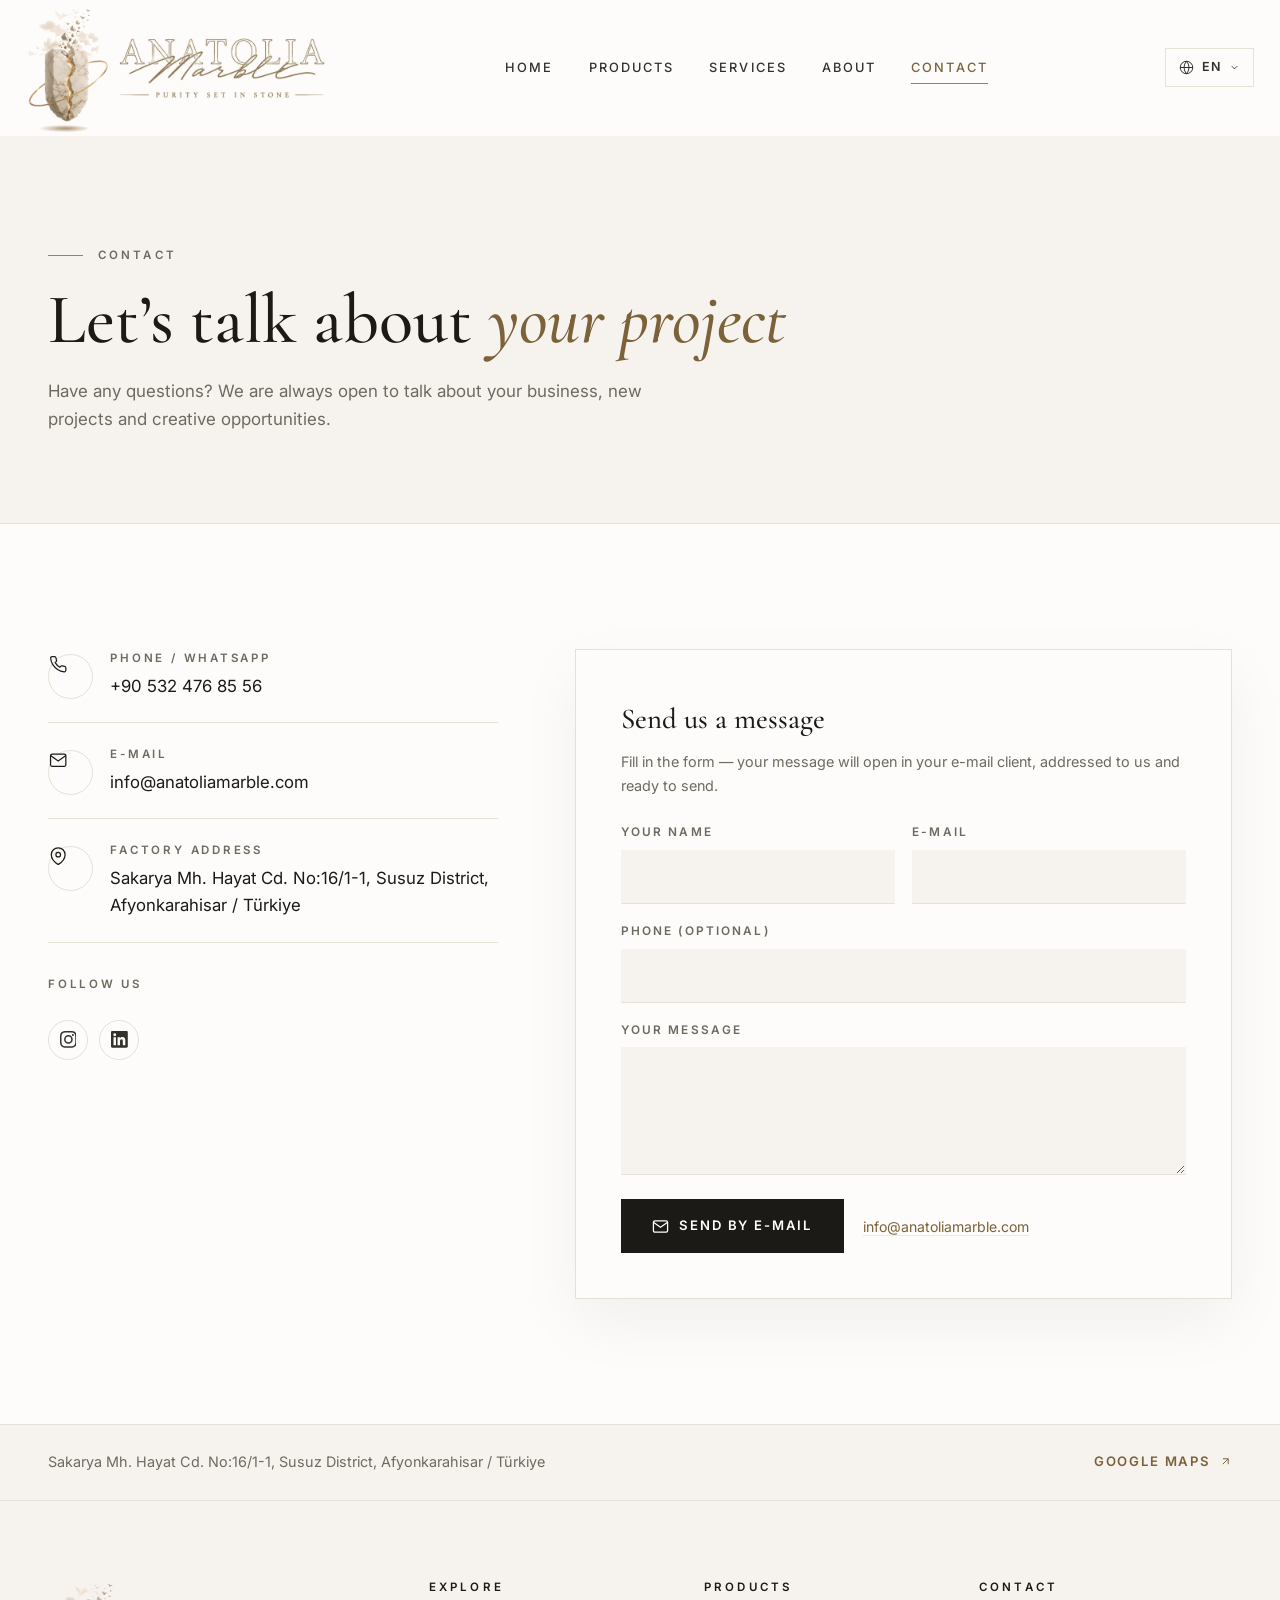
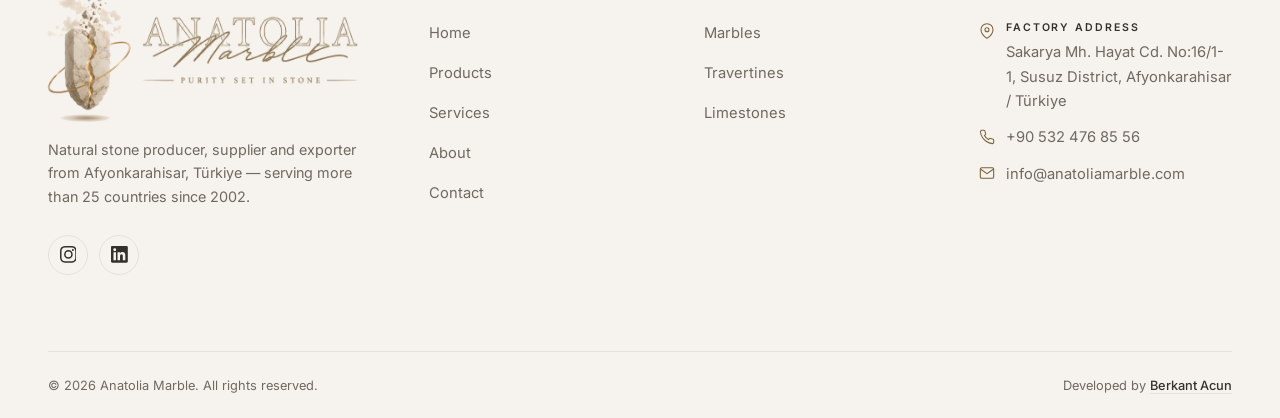
<file: contact.html>
<!DOCTYPE html>
<html lang="en">
<head>
  <meta charset="UTF-8">
  <meta name="viewport" content="width=device-width, initial-scale=1.0">
  <title>Contact — Anatolia Marble</title>
  <meta name="description" data-i18n-content="desc.contact" content="Get in touch with Anatolia Marble — talk to us about your project, request the stock list or chat with us on WhatsApp.">
  <link rel="icon" type="image/png" href="assets/img/favicon.png">
  <link rel="preconnect" href="https://fonts.googleapis.com">
  <link rel="preconnect" href="https://fonts.gstatic.com" crossorigin>
  <link href="https://fonts.googleapis.com/css2?family=Cormorant+Garamond:ital,wght@0,400;0,500;0,600;1,400;1,500&family=Inter:wght@300;400;500;600&display=swap" rel="stylesheet">
  <link rel="stylesheet" href="assets/css/base.css?v=20260805c">
  <link rel="stylesheet" href="assets/css/components.css?v=20260805c">
  <noscript><style>.reveal { opacity: 1; transform: none; }</style></noscript>
</head>
<body data-title-key="meta.contact">

  <header class="site-header">
    <div class="container header-inner">
      <a class="brand" href="index.html" aria-label="Anatolia Marble — Home">
        <img src="assets/img/logo-horizontal.png" alt="Anatolia Marble">
      </a>
      <nav class="main-nav" aria-label="Main navigation">
        <a href="index.html" data-i18n="nav.home">Home</a>
        <a href="products.html" data-i18n="nav.products">Products</a>
        <a href="services.html" data-i18n="nav.services">Services</a>
        <a href="about.html" data-i18n="nav.about">About</a>
        <a href="contact.html" aria-current="page" data-i18n="nav.contact">Contact</a>
      </nav>
      <div class="header-actions">
        <div class="lang-switch">
          <button class="lang-switch-btn" aria-haspopup="true" aria-expanded="false" aria-label="Select language">
            <svg width="15" height="15" viewBox="0 0 24 24" fill="none" stroke="currentColor" stroke-width="1.6" aria-hidden="true"><circle cx="12" cy="12" r="10"/><path d="M2 12h20"/><path d="M12 2a15.3 15.3 0 0 1 4 10 15.3 15.3 0 0 1-4 10 15.3 15.3 0 0 1-4-10 15.3 15.3 0 0 1 4-10z"/></svg>
            <span class="lang-current">EN</span>
            <svg class="chev" width="11" height="11" viewBox="0 0 24 24" fill="none" stroke="currentColor" stroke-width="2" aria-hidden="true"><polyline points="6 9 12 15 18 9"/></svg>
          </button>
          <div class="lang-menu" role="menu">
            <button type="button" data-lang="en" role="menuitem">English</button>
            <button type="button" data-lang="es" role="menuitem">Español</button>
            <button type="button" data-lang="fr" role="menuitem">Français</button>
            <button type="button" data-lang="ru" role="menuitem">Русский</button>
          </div>
        </div>
        <button class="nav-toggle" aria-label="Menu" aria-expanded="false">
          <span></span><span></span><span></span>
        </button>
      </div>
    </div>
  </header>

  <main>
    <section class="page-hero">
      <div class="container">
        <p class="kicker" data-i18n="contact.kicker">Contact</p>
        <h1 data-i18n="contact.title">Let’s talk about <em>your project</em></h1>
        <p data-i18n="contact.lead">Have any questions? We are always open to talk about your business, new projects and creative opportunities.</p>
      </div>
    </section>

    <section class="section">
      <div class="container contact-grid">
        <div class="reveal">
          <ul class="contact-list">
            <li>
              <span class="contact-icon">
                <svg viewBox="0 0 24 24" fill="none" stroke="currentColor" stroke-width="1.6" aria-hidden="true"><path d="M22 16.92v3a2 2 0 0 1-2.18 2 19.79 19.79 0 0 1-8.63-3.07 19.5 19.5 0 0 1-6-6 19.79 19.79 0 0 1-3.07-8.67A2 2 0 0 1 4.11 2h3a2 2 0 0 1 2 1.72 12.84 12.84 0 0 0 .7 2.81 2 2 0 0 1-.45 2.11L8.09 9.91a16 16 0 0 0 6 6l1.27-1.27a2 2 0 0 1 2.11-.45 12.84 12.84 0 0 0 2.81.7A2 2 0 0 1 22 16.92z"/></svg>
              </span>
              <div>
                <h3 data-i18n="contact.phone">Phone / WhatsApp</h3>
                <a href="https://wa.me/905324768556" target="_blank" rel="noopener">+90 532 476 85 56</a>
              </div>
            </li>
            <li>
              <span class="contact-icon">
                <svg viewBox="0 0 24 24" fill="none" stroke="currentColor" stroke-width="1.6" aria-hidden="true"><path d="M4 4h16c1.1 0 2 .9 2 2v12c0 1.1-.9 2-2 2H4c-1.1 0-2-.9-2-2V6c0-1.1.9-2 2-2z"/><polyline points="22,6 12,13 2,6"/></svg>
              </span>
              <div>
                <h3 data-i18n="contact.email">E-mail</h3>
                <a href="mailto:info@anatoliamarble.com">info@anatoliamarble.com</a>
              </div>
            </li>
            <li>
              <span class="contact-icon">
                <svg viewBox="0 0 24 24" fill="none" stroke="currentColor" stroke-width="1.6" aria-hidden="true"><path d="M21 10c0 7-9 13-9 13s-9-6-9-13a9 9 0 0 1 18 0z"/><circle cx="12" cy="10" r="3"/></svg>
              </span>
              <div>
                <h3 data-i18n="contact.address">Factory Address</h3>
                <span data-i18n="contact.addr.value">Sakarya Mh. Hayat Cd. No:16/1-1, Susuz District, Afyonkarahisar / Türkiye</span>
              </div>
            </li>
          </ul>

          <h3 class="contact-social-title" data-i18n="contact.follow">Follow Us</h3>
          <div class="footer-social">
            <a href="#" aria-label="Instagram">
              <svg viewBox="0 0 24 24" fill="currentColor" aria-hidden="true"><path d="M12 2.163c3.204 0 3.584.012 4.85.07 3.252.148 4.771 1.691 4.919 4.919.058 1.265.069 1.645.069 4.849 0 3.205-.012 3.584-.069 4.849-.149 3.225-1.664 4.771-4.919 4.919-1.266.058-1.644.07-4.85.07-3.204 0-3.584-.012-4.849-.07-3.26-.149-4.771-1.699-4.919-4.92-.058-1.265-.07-1.644-.07-4.849 0-3.204.013-3.583.07-4.849.149-3.227 1.664-4.771 4.919-4.919 1.266-.057 1.645-.069 4.849-.069zm0-2.163c-3.259 0-3.667.014-4.947.072-4.358.2-6.78 2.618-6.98 6.98-.059 1.281-.073 1.689-.073 4.948 0 3.259.014 3.668.072 4.948.2 4.358 2.618 6.78 6.98 6.98 1.281.058 1.689.072 4.948.072 3.259 0 3.668-.014 4.948-.072 4.354-.2 6.782-2.618 6.979-6.98.059-1.28.073-1.689.073-4.948 0-3.259-.014-3.667-.072-4.947-.196-4.354-2.617-6.78-6.979-6.98-1.281-.059-1.69-.073-4.949-.073zm0 5.838a6.162 6.162 0 100 12.324 6.162 6.162 0 000-12.324zm0 10.162a4 4 0 110-8 4 4 0 010 8zm6.406-11.845a1.44 1.44 0 100 2.881 1.44 1.44 0 000-2.881z"/></svg>
            </a>
            <a href="#" aria-label="LinkedIn">
              <svg viewBox="0 0 24 24" fill="currentColor" aria-hidden="true"><path d="M20.447 20.452h-3.554v-5.569c0-1.328-.027-3.037-1.852-3.037-1.853 0-2.136 1.445-2.136 2.939v5.667H9.351V9h3.414v1.561h.046c.477-.9 1.637-1.85 3.37-1.85 3.601 0 4.267 2.37 4.267 5.455v6.286zM5.337 7.433a2.062 2.062 0 01-2.063-2.065 2.064 2.064 0 112.063 2.065zm1.782 13.019H3.555V9h3.564v11.452zM22.225 0H1.771C.792 0 0 .774 0 1.729v20.542C0 23.227.792 24 1.771 24h20.451C23.2 24 24 23.227 24 22.271V1.729C24 .774 23.2 0 22.225 0z"/></svg>
            </a>
          </div>
        </div>

        <div class="contact-form-card reveal" data-delay="1">
          <h2 data-i18n="form.title">Send us a message</h2>
          <p data-i18n="form.lead">Fill in the form — your message will open in your e-mail client, addressed to us and ready to send.</p>
          <form class="contact-form form-grid" novalidate>
            <div class="form-field">
              <label for="cf-name" data-i18n="form.name">Your Name</label>
              <input type="text" id="cf-name" name="name" autocomplete="name" required>
            </div>
            <div class="form-field">
              <label for="cf-email" data-i18n="form.email">E-mail</label>
              <input type="email" id="cf-email" name="email" autocomplete="email">
            </div>
            <div class="form-field form-field--full">
              <label for="cf-phone" data-i18n="form.phone">Phone (optional)</label>
              <input type="tel" id="cf-phone" name="phone" autocomplete="tel">
            </div>
            <div class="form-field form-field--full">
              <label for="cf-message" data-i18n="form.msg">Your Message</label>
              <textarea id="cf-message" name="message" required></textarea>
            </div>
            <p class="form-error" role="alert" data-i18n="form.error">Please fill in your name and message.</p>
            <div class="form-actions">
              <button type="submit" class="btn">
                <svg width="17" height="17" viewBox="0 0 24 24" fill="none" stroke="currentColor" stroke-width="1.8" aria-hidden="true"><path d="M4 4h16c1.1 0 2 .9 2 2v12c0 1.1-.9 2-2 2H4c-1.1 0-2-.9-2-2V6c0-1.1.9-2 2-2z"/><polyline points="22,6 12,13 2,6"/></svg>
                <span data-i18n="form.submit">Send by E-mail</span>
              </button>
              <p class="form-alt"><a href="mailto:info@anatoliamarble.com">info@anatoliamarble.com</a></p>
            </div>
          </form>
        </div>
      </div>
    </section>

    <div class="map-strip">
      <div class="container map-strip-inner">
        <span data-i18n="contact.addr.value">Sakarya Mh. Hayat Cd. No:16/1-1, Susuz District, Afyonkarahisar / Türkiye</span>
        <a class="text-link" href="https://maps.google.com/?q=Sakarya+Mah.+Hayat+Cad.+No:16+Susuz+Afyonkarahisar" target="_blank" rel="noopener">Google Maps <svg class="btn-arrow" width="13" height="13" viewBox="0 0 24 24" fill="none" stroke="currentColor" stroke-width="1.8" aria-hidden="true"><line x1="7" y1="17" x2="17" y2="7"/><polyline points="7 7 17 7 17 17"/></svg></a>
      </div>
    </div>
  </main>

  <footer class="site-footer">
    <div class="container">
      <div class="footer-main">
        <div class="footer-brand">
          <img src="assets/img/logo-horizontal.png" alt="Anatolia Marble — Purity set in stone">
          <p data-i18n="footer.about">Natural stone producer, supplier and exporter from Afyonkarahisar, Türkiye — serving more than 25 countries since 2002.</p>
          <div class="footer-social">
            <a href="#" aria-label="Instagram">
              <svg viewBox="0 0 24 24" fill="currentColor" aria-hidden="true"><path d="M12 2.163c3.204 0 3.584.012 4.85.07 3.252.148 4.771 1.691 4.919 4.919.058 1.265.069 1.645.069 4.849 0 3.205-.012 3.584-.069 4.849-.149 3.225-1.664 4.771-4.919 4.919-1.266.058-1.644.07-4.85.07-3.204 0-3.584-.012-4.849-.07-3.26-.149-4.771-1.699-4.919-4.92-.058-1.265-.07-1.644-.07-4.849 0-3.204.013-3.583.07-4.849.149-3.227 1.664-4.771 4.919-4.919 1.266-.057 1.645-.069 4.849-.069zm0-2.163c-3.259 0-3.667.014-4.947.072-4.358.2-6.78 2.618-6.98 6.98-.059 1.281-.073 1.689-.073 4.948 0 3.259.014 3.668.072 4.948.2 4.358 2.618 6.78 6.98 6.98 1.281.058 1.689.072 4.948.072 3.259 0 3.668-.014 4.948-.072 4.354-.2 6.782-2.618 6.979-6.98.059-1.28.073-1.689.073-4.948 0-3.259-.014-3.667-.072-4.947-.196-4.354-2.617-6.78-6.979-6.98-1.281-.059-1.69-.073-4.949-.073zm0 5.838a6.162 6.162 0 100 12.324 6.162 6.162 0 000-12.324zm0 10.162a4 4 0 110-8 4 4 0 010 8zm6.406-11.845a1.44 1.44 0 100 2.881 1.44 1.44 0 000-2.881z"/></svg>
            </a>
            <a href="#" aria-label="LinkedIn">
              <svg viewBox="0 0 24 24" fill="currentColor" aria-hidden="true"><path d="M20.447 20.452h-3.554v-5.569c0-1.328-.027-3.037-1.852-3.037-1.853 0-2.136 1.445-2.136 2.939v5.667H9.351V9h3.414v1.561h.046c.477-.9 1.637-1.85 3.37-1.85 3.601 0 4.267 2.37 4.267 5.455v6.286zM5.337 7.433a2.062 2.062 0 01-2.063-2.065 2.064 2.064 0 112.063 2.065zm1.782 13.019H3.555V9h3.564v11.452zM22.225 0H1.771C.792 0 0 .774 0 1.729v20.542C0 23.227.792 24 1.771 24h20.451C23.2 24 24 23.227 24 22.271V1.729C24 .774 23.2 0 22.225 0z"/></svg>
            </a>
          </div>
        </div>

        <div class="footer-col">
          <h4 data-i18n="footer.explore">Explore</h4>
          <ul>
            <li><a href="index.html" data-i18n="nav.home">Home</a></li>
            <li><a href="products.html" data-i18n="nav.products">Products</a></li>
            <li><a href="services.html" data-i18n="nav.services">Services</a></li>
            <li><a href="about.html" data-i18n="nav.about">About</a></li>
            <li><a href="contact.html" data-i18n="nav.contact">Contact</a></li>
          </ul>
        </div>

        <div class="footer-col">
          <h4 data-i18n="footer.products">Products</h4>
          <ul>
            <li><a href="products.html?cat=marble" data-i18n="cat.marble">Marbles</a></li>
            <li><a href="products.html?cat=travertine" data-i18n="cat.travertine">Travertines</a></li>
            <li><a href="products.html?cat=limestone" data-i18n="cat.limestone">Limestones</a></li>
          </ul>
        </div>

        <div class="footer-col">
          <h4 data-i18n="footer.contact">Contact</h4>
          <ul class="footer-contact">
            <li>
              <svg viewBox="0 0 24 24" fill="none" stroke="currentColor" stroke-width="1.6" aria-hidden="true"><path d="M21 10c0 7-9 13-9 13s-9-6-9-13a9 9 0 0 1 18 0z"/><circle cx="12" cy="10" r="3"/></svg>
              <span class="footer-addr-wrap"><span class="footer-addr-label" data-i18n="contact.address">Factory Address</span><address data-i18n="footer.addr">Afyonkarahisar, Türkiye</address></span>
            </li>
            <li>
              <svg viewBox="0 0 24 24" fill="none" stroke="currentColor" stroke-width="1.6" aria-hidden="true"><path d="M22 16.92v3a2 2 0 0 1-2.18 2 19.79 19.79 0 0 1-8.63-3.07 19.5 19.5 0 0 1-6-6 19.79 19.79 0 0 1-3.07-8.67A2 2 0 0 1 4.11 2h3a2 2 0 0 1 2 1.72 12.84 12.84 0 0 0 .7 2.81 2 2 0 0 1-.45 2.11L8.09 9.91a16 16 0 0 0 6 6l1.27-1.27a2 2 0 0 1 2.11-.45 12.84 12.84 0 0 0 2.81.7A2 2 0 0 1 22 16.92z"/></svg>
              <a href="tel:+905324768556">+90 532 476 85 56</a>
            </li>
            <li>
              <svg viewBox="0 0 24 24" fill="none" stroke="currentColor" stroke-width="1.6" aria-hidden="true"><path d="M4 4h16c1.1 0 2 .9 2 2v12c0 1.1-.9 2-2 2H4c-1.1 0-2-.9-2-2V6c0-1.1.9-2 2-2z"/><polyline points="22,6 12,13 2,6"/></svg>
              <a href="mailto:info@anatoliamarble.com">info@anatoliamarble.com</a>
            </li>
          </ul>
        </div>
      </div>

      <div class="footer-bottom">
        <p>© <span data-year>2026</span> Anatolia Marble. <span data-i18n="footer.rights">All rights reserved.</span></p>
        <p><span data-i18n="footer.dev">Developed by</span> <a href="https://www.linkedin.com/in/berkant-acun-006467312/" target="_blank" rel="noopener">Berkant Acun</a></p>
      </div>
    </div>
  </footer>

  <script src="assets/js/lang-en.js?v=20260805c"></script>
  <script src="assets/js/lang-ru.js?v=20260805c"></script>
  <script src="assets/js/lang-es.js?v=20260805c"></script>
  <script src="assets/js/lang-fr.js?v=20260805c"></script>
  <script src="assets/js/i18n.js?v=20260805c"></script>
  <script src="assets/js/main.js?v=20260805c"></script>
</body>
</html>
</file>
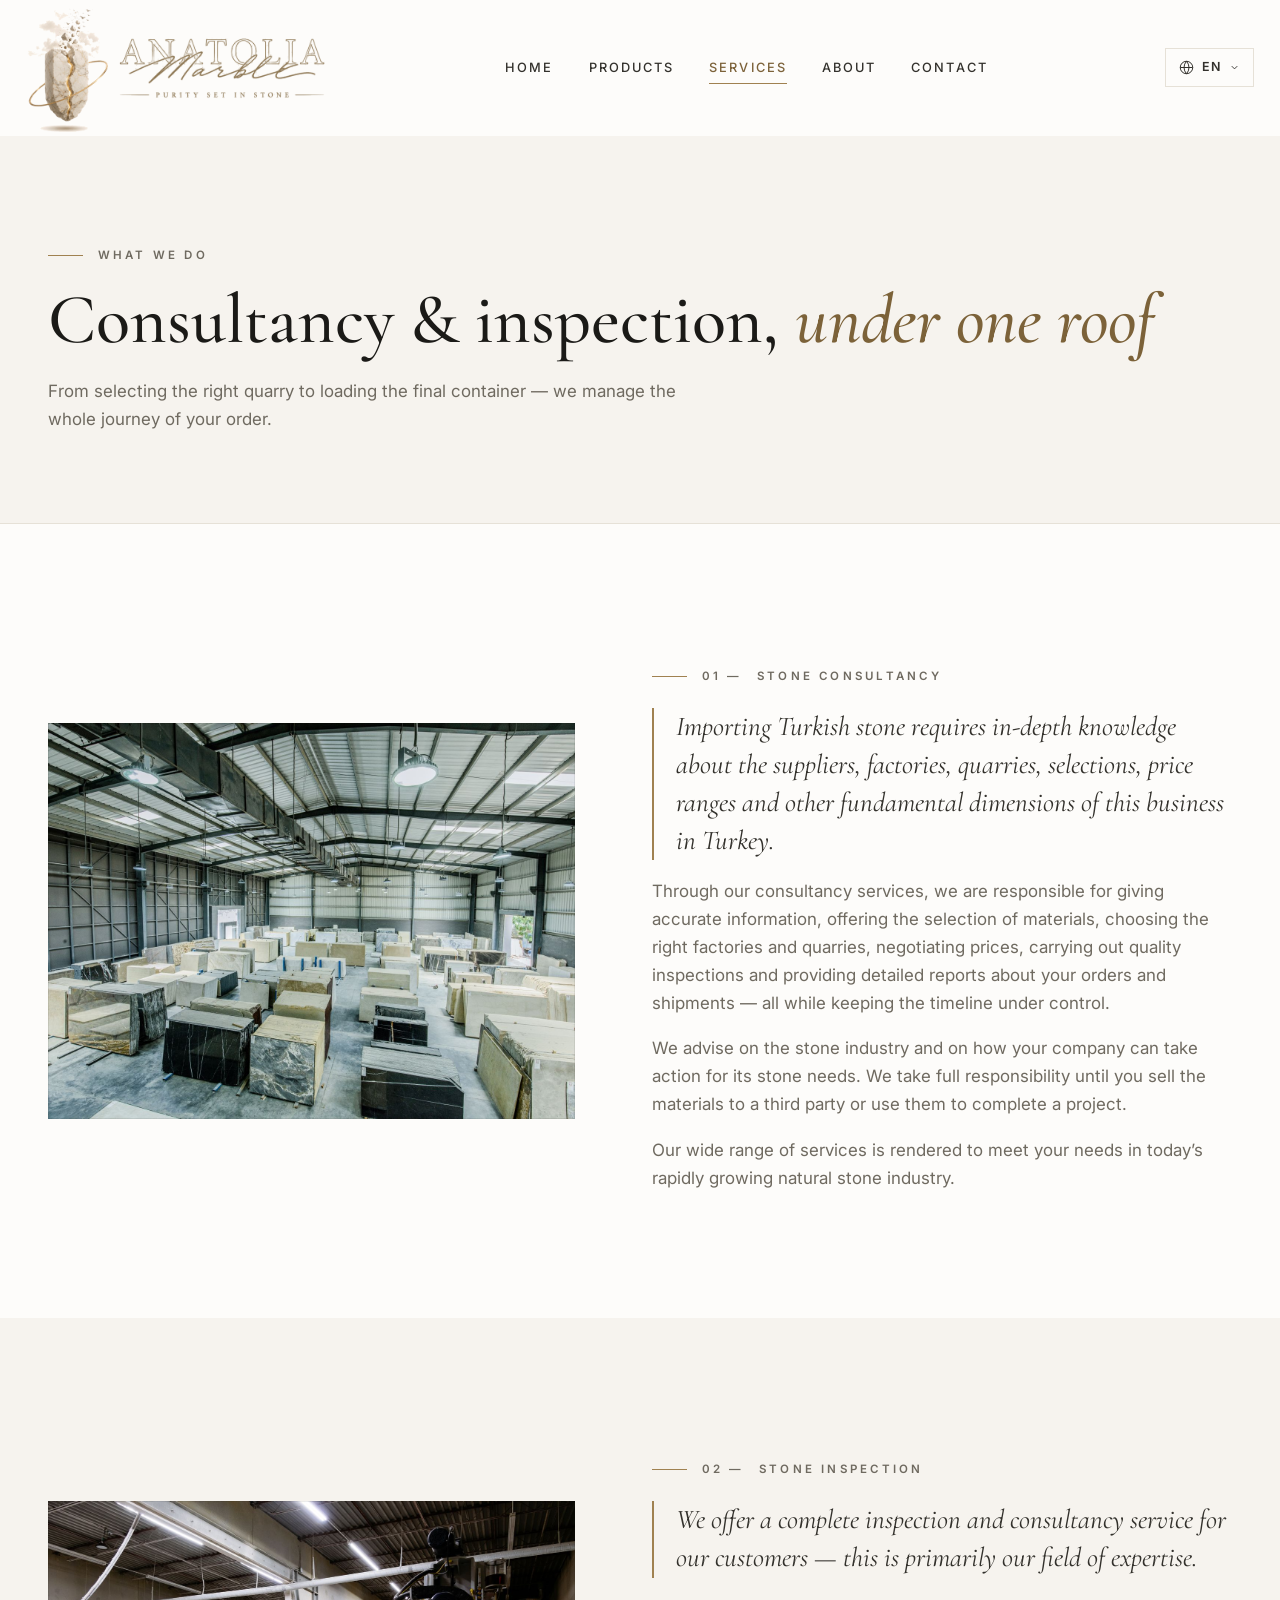
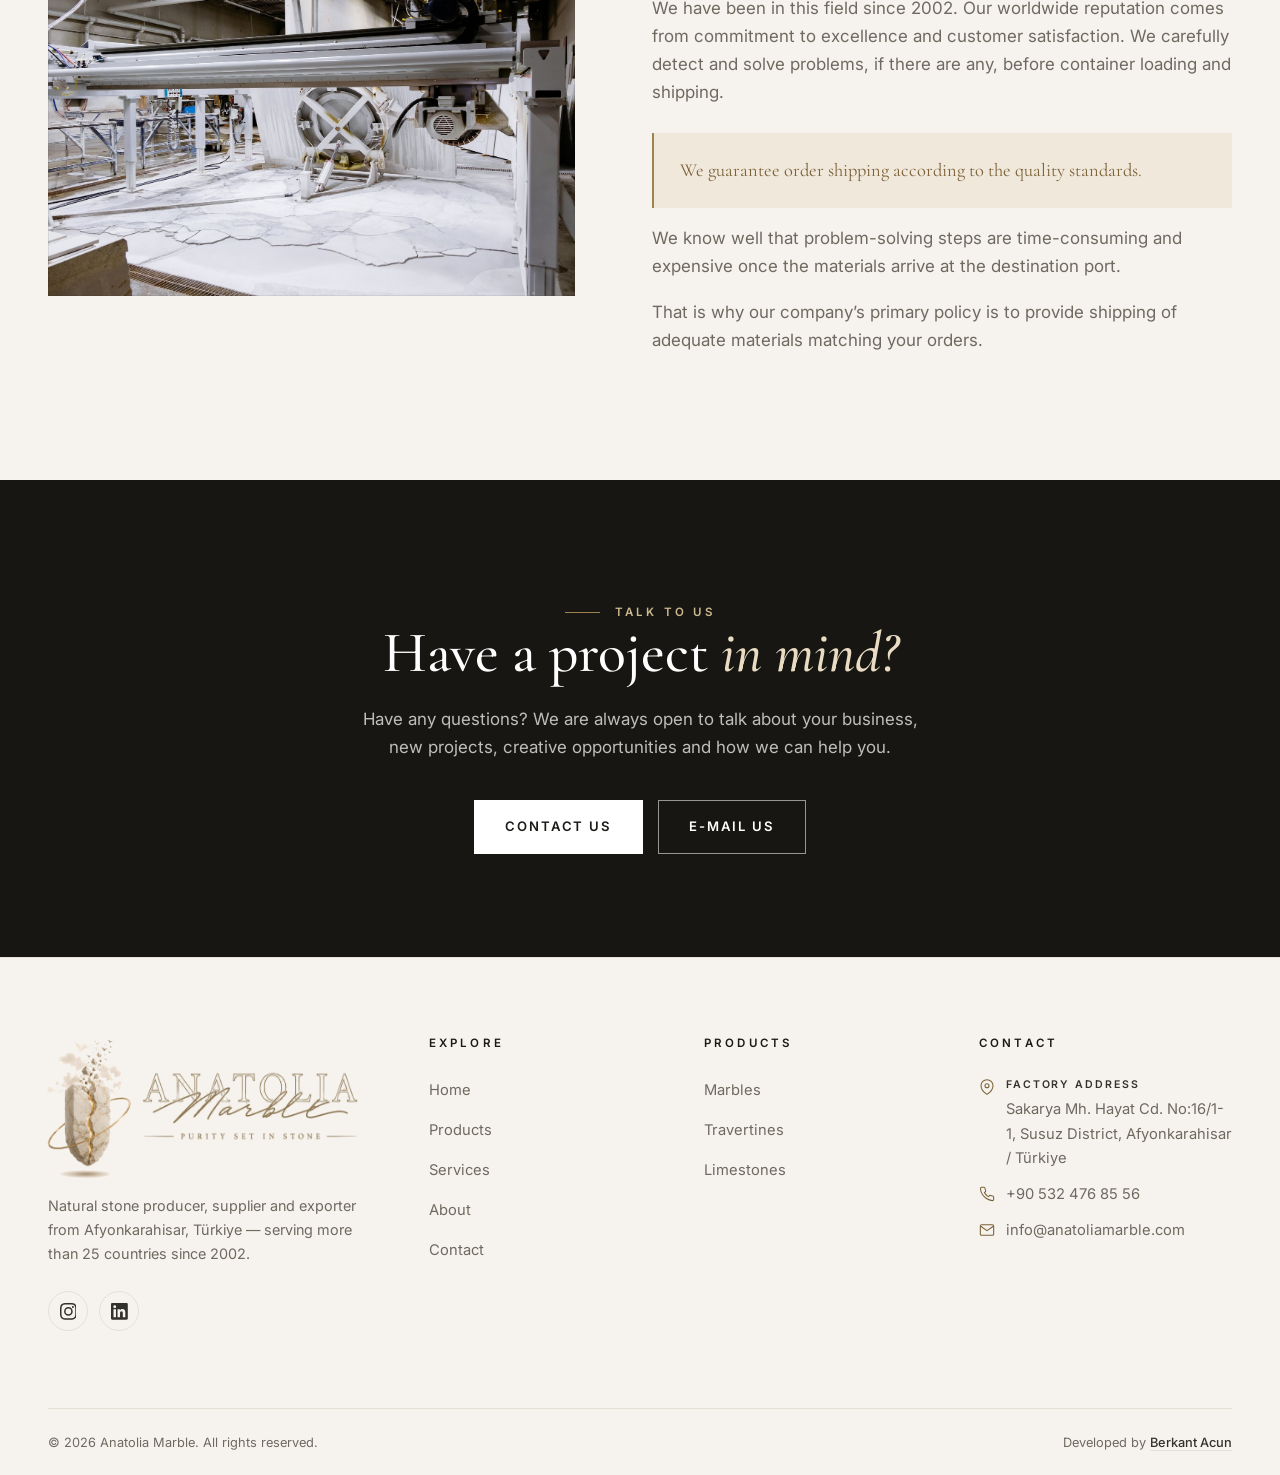
<file: services.html>
<!DOCTYPE html>
<html lang="en">
<head>
  <meta charset="UTF-8">
  <meta name="viewport" content="width=device-width, initial-scale=1.0">
  <title>Services — Anatolia Marble | Stone Consultancy &amp; Inspection</title>
  <meta name="description" data-i18n-content="desc.services" content="Stone consultancy and stone inspection services by Anatolia Marble. We guarantee order shipping according to the quality standards.">
  <link rel="icon" type="image/png" href="assets/img/favicon.png">
  <link rel="preconnect" href="https://fonts.googleapis.com">
  <link rel="preconnect" href="https://fonts.gstatic.com" crossorigin>
  <link href="https://fonts.googleapis.com/css2?family=Cormorant+Garamond:ital,wght@0,400;0,500;0,600;1,400;1,500&family=Inter:wght@300;400;500;600&display=swap" rel="stylesheet">
  <link rel="stylesheet" href="assets/css/base.css?v=20260805c">
  <link rel="stylesheet" href="assets/css/components.css?v=20260805c">
  <noscript><style>.reveal { opacity: 1; transform: none; }</style></noscript>
</head>
<body data-title-key="meta.services">

  <header class="site-header">
    <div class="container header-inner">
      <a class="brand" href="index.html" aria-label="Anatolia Marble — Home">
        <img src="assets/img/logo-horizontal.png" alt="Anatolia Marble">
      </a>
      <nav class="main-nav" aria-label="Main navigation">
        <a href="index.html" data-i18n="nav.home">Home</a>
        <a href="products.html" data-i18n="nav.products">Products</a>
        <a href="services.html" aria-current="page" data-i18n="nav.services">Services</a>
        <a href="about.html" data-i18n="nav.about">About</a>
        <a href="contact.html" data-i18n="nav.contact">Contact</a>
      </nav>
      <div class="header-actions">
        <div class="lang-switch">
          <button class="lang-switch-btn" aria-haspopup="true" aria-expanded="false" aria-label="Select language">
            <svg width="15" height="15" viewBox="0 0 24 24" fill="none" stroke="currentColor" stroke-width="1.6" aria-hidden="true"><circle cx="12" cy="12" r="10"/><path d="M2 12h20"/><path d="M12 2a15.3 15.3 0 0 1 4 10 15.3 15.3 0 0 1-4 10 15.3 15.3 0 0 1-4-10 15.3 15.3 0 0 1 4-10z"/></svg>
            <span class="lang-current">EN</span>
            <svg class="chev" width="11" height="11" viewBox="0 0 24 24" fill="none" stroke="currentColor" stroke-width="2" aria-hidden="true"><polyline points="6 9 12 15 18 9"/></svg>
          </button>
          <div class="lang-menu" role="menu">
            <button type="button" data-lang="en" role="menuitem">English</button>
            <button type="button" data-lang="es" role="menuitem">Español</button>
            <button type="button" data-lang="fr" role="menuitem">Français</button>
            <button type="button" data-lang="ru" role="menuitem">Русский</button>
          </div>
        </div>
        <button class="nav-toggle" aria-label="Menu" aria-expanded="false">
          <span></span><span></span><span></span>
        </button>
      </div>
    </div>
  </header>

  <main>
    <section class="page-hero">
      <div class="container">
        <p class="kicker" data-i18n="svcpage.kicker">What We Do</p>
        <h1 data-i18n="svcpage.title">Consultancy &amp; inspection, <em>under one roof</em></h1>
        <p data-i18n="svcpage.lead">From selecting the right quarry to loading the final container — we manage the whole journey of your order.</p>
      </div>
    </section>

    <section class="section" id="consultancy">
      <div class="container svc-detail reveal">
        <figure class="svc-detail-media">
          <img src="assets/img/services-blocks.jpg" alt="Marble blocks and slabs stored at the factory" loading="lazy">
        </figure>
        <div class="svc-detail-body">
          <p class="kicker"><span aria-hidden="true">01 — </span><span data-i18n="svc1.title">Stone Consultancy</span></p>
          <p class="lead" data-i18n="svc1.lead">Importing Turkish stone requires in-depth knowledge about the suppliers, factories, quarries, selections, price ranges and other fundamental dimensions of this business in Turkey.</p>
          <p data-i18n="svc1.p1">Through our consultancy services, we are responsible for giving accurate information, offering the selection of materials, choosing the right factories and quarries, negotiating prices, carrying out quality inspections and providing detailed reports about your orders and shipments — all while keeping the timeline under control.</p>
          <p data-i18n="svc1.p2">We advise on the stone industry and on how your company can take action for its stone needs. We take full responsibility until you sell the materials to a third party or use them to complete a project.</p>
          <p data-i18n="svc1.p3">Our wide range of services is rendered to meet your needs in today’s rapidly growing natural stone industry.</p>
        </div>
      </div>
    </section>

    <section class="section section--surface" id="inspection">
      <div class="container svc-detail reveal">
        <figure class="svc-detail-media">
          <img src="assets/img/services-cutting.jpg" alt="Gang saw cutting marble slabs in the factory" loading="lazy">
        </figure>
        <div class="svc-detail-body">
          <p class="kicker"><span aria-hidden="true">02 — </span><span data-i18n="svc2.title">Stone Inspection</span></p>
          <p class="lead" data-i18n="svc2.lead">We offer a complete inspection and consultancy service for our customers — this is primarily our field of expertise.</p>
          <p data-i18n="svc2.p1">We have been in this field since 2002. Our worldwide reputation comes from commitment to excellence and customer satisfaction. We carefully detect and solve problems, if there are any, before container loading and shipping.</p>
          <div class="guarantee-box" data-i18n="svc2.guarantee">We guarantee order shipping according to the quality standards.</div>
          <p data-i18n="svc2.p2">We know well that problem-solving steps are time-consuming and expensive once the materials arrive at the destination port.</p>
          <p data-i18n="svc2.p3">That is why our company’s primary policy is to provide shipping of adequate materials matching your orders.</p>
        </div>
      </div>
    </section>

    <section class="cta-band">
      <div class="container reveal">
        <p class="kicker" data-i18n="cta.kicker">Talk to Us</p>
        <h2 class="cta-band-title" data-i18n="cta.title">Have a project <em>in mind?</em></h2>
        <p data-i18n="cta.text">Have any questions? We are always open to talk about your business, new projects, creative opportunities and how we can help you.</p>
        <div class="cta-actions">
          <a class="btn btn--light" href="contact.html"><span data-i18n="cta.contact">Contact Us</span></a>
          <a class="btn btn--ghost-light" href="mailto:info@anatoliamarble.com"><span data-i18n="cta.email">E-mail Us</span></a>
        </div>
      </div>
    </section>
  </main>

  <footer class="site-footer">
    <div class="container">
      <div class="footer-main">
        <div class="footer-brand">
          <img src="assets/img/logo-horizontal.png" alt="Anatolia Marble — Purity set in stone">
          <p data-i18n="footer.about">Natural stone producer, supplier and exporter from Afyonkarahisar, Türkiye — serving more than 25 countries since 2002.</p>
          <div class="footer-social">
            <a href="#" aria-label="Instagram">
              <svg viewBox="0 0 24 24" fill="currentColor" aria-hidden="true"><path d="M12 2.163c3.204 0 3.584.012 4.85.07 3.252.148 4.771 1.691 4.919 4.919.058 1.265.069 1.645.069 4.849 0 3.205-.012 3.584-.069 4.849-.149 3.225-1.664 4.771-4.919 4.919-1.266.058-1.644.07-4.85.07-3.204 0-3.584-.012-4.849-.07-3.26-.149-4.771-1.699-4.919-4.92-.058-1.265-.07-1.644-.07-4.849 0-3.204.013-3.583.07-4.849.149-3.227 1.664-4.771 4.919-4.919 1.266-.057 1.645-.069 4.849-.069zm0-2.163c-3.259 0-3.667.014-4.947.072-4.358.2-6.78 2.618-6.98 6.98-.059 1.281-.073 1.689-.073 4.948 0 3.259.014 3.668.072 4.948.2 4.358 2.618 6.78 6.98 6.98 1.281.058 1.689.072 4.948.072 3.259 0 3.668-.014 4.948-.072 4.354-.2 6.782-2.618 6.979-6.98.059-1.28.073-1.689.073-4.948 0-3.259-.014-3.667-.072-4.947-.196-4.354-2.617-6.78-6.979-6.98-1.281-.059-1.69-.073-4.949-.073zm0 5.838a6.162 6.162 0 100 12.324 6.162 6.162 0 000-12.324zm0 10.162a4 4 0 110-8 4 4 0 010 8zm6.406-11.845a1.44 1.44 0 100 2.881 1.44 1.44 0 000-2.881z"/></svg>
            </a>
            <a href="#" aria-label="LinkedIn">
              <svg viewBox="0 0 24 24" fill="currentColor" aria-hidden="true"><path d="M20.447 20.452h-3.554v-5.569c0-1.328-.027-3.037-1.852-3.037-1.853 0-2.136 1.445-2.136 2.939v5.667H9.351V9h3.414v1.561h.046c.477-.9 1.637-1.85 3.37-1.85 3.601 0 4.267 2.37 4.267 5.455v6.286zM5.337 7.433a2.062 2.062 0 01-2.063-2.065 2.064 2.064 0 112.063 2.065zm1.782 13.019H3.555V9h3.564v11.452zM22.225 0H1.771C.792 0 0 .774 0 1.729v20.542C0 23.227.792 24 1.771 24h20.451C23.2 24 24 23.227 24 22.271V1.729C24 .774 23.2 0 22.225 0z"/></svg>
            </a>
          </div>
        </div>

        <div class="footer-col">
          <h4 data-i18n="footer.explore">Explore</h4>
          <ul>
            <li><a href="index.html" data-i18n="nav.home">Home</a></li>
            <li><a href="products.html" data-i18n="nav.products">Products</a></li>
            <li><a href="services.html" data-i18n="nav.services">Services</a></li>
            <li><a href="about.html" data-i18n="nav.about">About</a></li>
            <li><a href="contact.html" data-i18n="nav.contact">Contact</a></li>
          </ul>
        </div>

        <div class="footer-col">
          <h4 data-i18n="footer.products">Products</h4>
          <ul>
            <li><a href="products.html?cat=marble" data-i18n="cat.marble">Marbles</a></li>
            <li><a href="products.html?cat=travertine" data-i18n="cat.travertine">Travertines</a></li>
            <li><a href="products.html?cat=limestone" data-i18n="cat.limestone">Limestones</a></li>
          </ul>
        </div>

        <div class="footer-col">
          <h4 data-i18n="footer.contact">Contact</h4>
          <ul class="footer-contact">
            <li>
              <svg viewBox="0 0 24 24" fill="none" stroke="currentColor" stroke-width="1.6" aria-hidden="true"><path d="M21 10c0 7-9 13-9 13s-9-6-9-13a9 9 0 0 1 18 0z"/><circle cx="12" cy="10" r="3"/></svg>
              <span class="footer-addr-wrap"><span class="footer-addr-label" data-i18n="contact.address">Factory Address</span><address data-i18n="footer.addr">Afyonkarahisar, Türkiye</address></span>
            </li>
            <li>
              <svg viewBox="0 0 24 24" fill="none" stroke="currentColor" stroke-width="1.6" aria-hidden="true"><path d="M22 16.92v3a2 2 0 0 1-2.18 2 19.79 19.79 0 0 1-8.63-3.07 19.5 19.5 0 0 1-6-6 19.79 19.79 0 0 1-3.07-8.67A2 2 0 0 1 4.11 2h3a2 2 0 0 1 2 1.72 12.84 12.84 0 0 0 .7 2.81 2 2 0 0 1-.45 2.11L8.09 9.91a16 16 0 0 0 6 6l1.27-1.27a2 2 0 0 1 2.11-.45 12.84 12.84 0 0 0 2.81.7A2 2 0 0 1 22 16.92z"/></svg>
              <a href="tel:+905324768556">+90 532 476 85 56</a>
            </li>
            <li>
              <svg viewBox="0 0 24 24" fill="none" stroke="currentColor" stroke-width="1.6" aria-hidden="true"><path d="M4 4h16c1.1 0 2 .9 2 2v12c0 1.1-.9 2-2 2H4c-1.1 0-2-.9-2-2V6c0-1.1.9-2 2-2z"/><polyline points="22,6 12,13 2,6"/></svg>
              <a href="mailto:info@anatoliamarble.com">info@anatoliamarble.com</a>
            </li>
          </ul>
        </div>
      </div>

      <div class="footer-bottom">
        <p>© <span data-year>2026</span> Anatolia Marble. <span data-i18n="footer.rights">All rights reserved.</span></p>
        <p><span data-i18n="footer.dev">Developed by</span> <a href="https://www.linkedin.com/in/berkant-acun-006467312/" target="_blank" rel="noopener">Berkant Acun</a></p>
      </div>
    </div>
  </footer>

  <script src="assets/js/lang-en.js?v=20260805c"></script>
  <script src="assets/js/lang-ru.js?v=20260805c"></script>
  <script src="assets/js/lang-es.js?v=20260805c"></script>
  <script src="assets/js/lang-fr.js?v=20260805c"></script>
  <script src="assets/js/i18n.js?v=20260805c"></script>
  <script src="assets/js/main.js?v=20260805c"></script>
</body>
</html>
</file>
<file: assets/css/base.css>
/* ==========================================================================
   Anatolia Marble — base.css
   Design tokens, reset, typography, header, footer
   ========================================================================== */

:root {
  /* Palette — warm gallery white with bronze accent (matches logo rule) */
  --bg: #fdfcfa;
  --surface: #f6f3ee;
  --surface-deep: #efeae2;
  --ink: #1b1a17;
  --ink-soft: #33312c;
  --muted: #6f6a60;
  --line: #e6e1d7;
  --accent: #a08150;
  --accent-ink: #7c6239;
  --accent-soft: #f0e8da;

  /* Type */
  --serif: "Cormorant Garamond", "Times New Roman", Georgia, serif;
  --sans: "Inter", -apple-system, "Segoe UI", Roboto, sans-serif;

  --text-base: clamp(0.98rem, 0.93rem + 0.2vw, 1.06rem);
  --text-kicker: 0.72rem;
  --text-h2: clamp(2rem, 1.4rem + 2.6vw, 3.3rem);
  --text-h3: clamp(1.35rem, 1.2rem + 0.8vw, 1.8rem);

  /* Rhythm */
  --space-section: clamp(4.5rem, 3rem + 6vw, 8.5rem);
  --container: 74rem;
  --gutter: clamp(1.25rem, 4vw, 2.5rem);

  /* Motion */
  --ease-out: cubic-bezier(0.16, 1, 0.3, 1);
  --dur: 300ms;
  --dur-slow: 700ms;

  --radius: 2px;
  --header-h: 8.5rem;
}

/* ---------- Reset ---------- */

*, *::before, *::after { box-sizing: border-box; }

html { scroll-behavior: smooth; -webkit-text-size-adjust: 100%; }

body {
  margin: 0;
  font-family: var(--sans);
  font-size: var(--text-base);
  line-height: 1.65;
  color: var(--ink);
  background: var(--bg);
  -webkit-font-smoothing: antialiased;
  overflow-x: hidden;
}

img, svg, video { display: block; max-width: 100%; }

h1, h2, h3, h4, p, figure { margin: 0; }

a { color: inherit; text-decoration: none; }

button {
  font: inherit;
  color: inherit;
  background: none;
  border: 0;
  padding: 0;
  cursor: pointer;
}

ul { margin: 0; padding: 0; list-style: none; }

::selection { background: var(--accent-soft); color: var(--accent-ink); }

:focus-visible {
  outline: 2px solid var(--accent);
  outline-offset: 3px;
}

/* ---------- Typography helpers ---------- */

.kicker {
  display: inline-flex;
  align-items: center;
  gap: 0.9rem;
  font-size: var(--text-kicker);
  font-weight: 600;
  letter-spacing: 0.28em;
  text-transform: uppercase;
  color: var(--accent-ink);
}

.kicker::before {
  content: "";
  width: 2.2rem;
  height: 1px;
  background: var(--accent);
}

.section-title {
  font-family: var(--serif);
  font-size: var(--text-h2);
  font-weight: 500;
  line-height: 1.12;
  letter-spacing: 0.005em;
  margin-top: 1.1rem;
  text-wrap: balance;
}

.section-title em {
  font-style: italic;
  color: var(--accent-ink);
}

.section-lead {
  max-width: 38rem;
  margin-top: 1.25rem;
  color: var(--muted);
}

/* ---------- Layout ---------- */

.container {
  width: 100%;
  max-width: calc(var(--container) + 2 * var(--gutter));
  margin-inline: auto;
  padding-inline: var(--gutter);
}

.section { padding-block: var(--space-section); }

.section--surface { background: var(--surface); }

.section-head { margin-bottom: clamp(2.5rem, 5vw, 4rem); }

.section-head--split {
  display: flex;
  flex-wrap: wrap;
  align-items: flex-end;
  justify-content: space-between;
  gap: 1.5rem;
}

/* ---------- Buttons ---------- */

.btn {
  display: inline-flex;
  align-items: center;
  gap: 0.65rem;
  padding: 0.95rem 1.9rem;
  font-size: 0.82rem;
  font-weight: 600;
  letter-spacing: 0.14em;
  text-transform: uppercase;
  border: 1px solid var(--ink);
  background: var(--ink);
  color: #fff;
  transition: background var(--dur) var(--ease-out),
              border-color var(--dur) var(--ease-out),
              color var(--dur) var(--ease-out),
              transform var(--dur) var(--ease-out);
}

.btn:hover { background: var(--accent-ink); border-color: var(--accent-ink); }
.btn:active { transform: translateY(1px); }

.btn--ghost {
  background: transparent;
  color: var(--ink);
}

.btn--ghost:hover { background: var(--ink); color: #fff; border-color: var(--ink); }

.btn--light {
  background: #fff;
  border-color: #fff;
  color: var(--ink);
}

.btn--light:hover { background: transparent; color: #fff; border-color: #fff; }

.btn--ghost-light {
  background: transparent;
  border-color: rgba(255, 255, 255, 0.55);
  color: #fff;
}

.btn--ghost-light:hover { background: #fff; border-color: #fff; color: var(--ink); }

.btn .btn-arrow { transition: transform var(--dur) var(--ease-out); }
.btn:hover .btn-arrow { transform: translateX(4px); }

.text-link {
  display: inline-flex;
  align-items: center;
  gap: 0.5rem;
  font-size: 0.82rem;
  font-weight: 600;
  letter-spacing: 0.14em;
  text-transform: uppercase;
  color: var(--accent-ink);
  border-bottom: 1px solid transparent;
  transition: gap var(--dur) var(--ease-out), border-color var(--dur) var(--ease-out);
}

.text-link:hover { gap: 0.85rem; border-color: var(--accent-ink); }

/* ---------- Reveal on scroll ---------- */

.reveal {
  opacity: 0;
  transform: translateY(26px);
  transition: opacity var(--dur-slow) var(--ease-out), transform var(--dur-slow) var(--ease-out);
}

.reveal.is-visible { opacity: 1; transform: none; }

.reveal[data-delay="1"] { transition-delay: 90ms; }
.reveal[data-delay="2"] { transition-delay: 180ms; }
.reveal[data-delay="3"] { transition-delay: 270ms; }
.reveal[data-delay="4"] { transition-delay: 360ms; }

/* ---------- Header ---------- */

.site-header {
  position: fixed;
  inset: 0 0 auto 0;
  z-index: 100;
  height: var(--header-h);
  border-bottom: 1px solid transparent;
  transition: border-color var(--dur) var(--ease-out), box-shadow var(--dur) var(--ease-out);
}

/* Blur lives on a pseudo-element: backdrop-filter on the header itself would
   turn it into the containing block for the fixed mobile nav. */
.site-header::before {
  content: "";
  position: absolute;
  inset: 0;
  z-index: -1;
  background: rgba(253, 252, 250, 0.92);
  backdrop-filter: blur(14px);
  -webkit-backdrop-filter: blur(14px);
}

.site-header.is-scrolled {
  border-bottom-color: var(--line);
  box-shadow: 0 8px 30px rgba(27, 26, 23, 0.04);
}

/* Header icerigi tam genislige yayilir — logo sola dayanir */
.site-header .container {
  max-width: none;
  padding-inline: clamp(1rem, 2vw, 1.75rem);
}

.header-inner {
  height: 100%;
  display: flex;
  align-items: center;
  justify-content: space-between;
  gap: 1.5rem;
}

.brand { display: inline-flex; align-items: center; flex-shrink: 0; }

.brand img { height: 8rem; width: auto; }

@media (max-width: 920px) {
  :root { --header-h: 7rem; }
  .brand img { height: 6.4rem; }
}

@media (max-width: 560px) {
  :root { --header-h: 5.75rem; }
  .brand img { height: 4.9rem; }
}

.main-nav { display: flex; align-items: center; gap: 2.2rem; }

.main-nav a {
  position: relative;
  font-size: 0.8rem;
  font-weight: 500;
  letter-spacing: 0.16em;
  text-transform: uppercase;
  color: var(--ink-soft);
  padding-block: 0.4rem;
  transition: color var(--dur) var(--ease-out);
}

.main-nav a::after {
  content: "";
  position: absolute;
  left: 0;
  bottom: 0;
  width: 100%;
  height: 1px;
  background: var(--accent);
  transform: scaleX(0);
  transform-origin: right;
  transition: transform var(--dur) var(--ease-out);
}

.main-nav a:hover { color: var(--ink); }
.main-nav a:hover::after { transform: scaleX(1); transform-origin: left; }

.main-nav a[aria-current="page"] { color: var(--accent-ink); }
.main-nav a[aria-current="page"]::after { transform: scaleX(1); }

.header-actions { display: flex; align-items: center; gap: 1.1rem; }

/* Language switcher */

.lang-switch { position: relative; }

.lang-switch-btn {
  display: inline-flex;
  align-items: center;
  gap: 0.45rem;
  padding: 0.5rem 0.85rem;
  font-size: 0.78rem;
  font-weight: 600;
  letter-spacing: 0.12em;
  border: 1px solid var(--line);
  color: var(--ink-soft);
  transition: border-color var(--dur) var(--ease-out);
}

.lang-switch-btn:hover { border-color: var(--accent); }

.lang-switch-btn .chev { transition: transform var(--dur) var(--ease-out); }
.lang-switch.is-open .lang-switch-btn .chev { transform: rotate(180deg); }

.lang-menu {
  position: absolute;
  top: calc(100% + 0.55rem);
  right: 0;
  min-width: 10.5rem;
  background: #fff;
  border: 1px solid var(--line);
  box-shadow: 0 18px 40px rgba(27, 26, 23, 0.09);
  padding: 0.4rem;
  opacity: 0;
  visibility: hidden;
  transform: translateY(-6px);
  transition: opacity var(--dur) var(--ease-out), transform var(--dur) var(--ease-out), visibility var(--dur);
}

.lang-switch.is-open .lang-menu { opacity: 1; visibility: visible; transform: none; }

.lang-menu button {
  display: flex;
  align-items: center;
  justify-content: space-between;
  width: 100%;
  padding: 0.55rem 0.8rem;
  font-size: 0.82rem;
  letter-spacing: 0.05em;
  color: var(--ink-soft);
  transition: background var(--dur) var(--ease-out), color var(--dur) var(--ease-out);
}

.lang-menu button:hover { background: var(--surface); }

.lang-menu button.is-active { color: var(--accent-ink); font-weight: 600; }

.lang-menu button.is-active::after { content: "✓"; font-size: 0.75rem; }

/* Mobile nav toggle */

.nav-toggle {
  display: none;
  flex-direction: column;
  justify-content: center;
  gap: 6px;
  width: 2.6rem;
  height: 2.6rem;
  align-items: center;
}

.nav-toggle span {
  display: block;
  width: 1.5rem;
  height: 1.5px;
  background: var(--ink);
  transition: transform var(--dur) var(--ease-out), opacity var(--dur) var(--ease-out);
}

body.nav-open .nav-toggle span:nth-child(1) { transform: translateY(7.5px) rotate(45deg); }
body.nav-open .nav-toggle span:nth-child(2) { opacity: 0; }
body.nav-open .nav-toggle span:nth-child(3) { transform: translateY(-7.5px) rotate(-45deg); }

@media (max-width: 920px) {
  .main-nav {
    position: fixed;
    inset: var(--header-h) 0 0 0;
    z-index: 99;
    flex-direction: column;
    align-items: flex-start;
    justify-content: flex-start;
    gap: 0;
    padding: 2rem var(--gutter) 3rem;
    background: var(--bg);
    border-top: 1px solid var(--line);
    opacity: 0;
    visibility: hidden;
    transform: translateY(-8px);
    transition: opacity var(--dur) var(--ease-out), transform var(--dur) var(--ease-out), visibility var(--dur);
    overflow-y: auto;
  }

  body.nav-open .main-nav { opacity: 1; visibility: visible; transform: none; }

  .main-nav a {
    width: 100%;
    padding: 1.1rem 0;
    font-family: var(--serif);
    font-size: 1.6rem;
    font-weight: 500;
    letter-spacing: 0.02em;
    text-transform: none;
    border-bottom: 1px solid var(--line);
  }

  .main-nav a::after { content: none; }

  .nav-toggle { display: flex; }

  body.nav-open { overflow: hidden; }
}

/* ---------- Footer ---------- */

.site-footer {
  background: var(--surface);
  border-top: 1px solid var(--line);
  margin-top: 0;
}

.footer-main {
  display: grid;
  grid-template-columns: 1.5fr 1fr 1fr 1.2fr;
  gap: clamp(2rem, 5vw, 4rem);
  padding-block: clamp(3rem, 6vw, 5rem);
}

.footer-brand img { height: 9rem; width: auto; margin-left: -0.2rem; }

.footer-brand p {
  margin-top: 1rem;
  font-size: 0.9rem;
  color: var(--muted);
  max-width: 22rem;
}

.footer-col h4 {
  font-size: var(--text-kicker);
  font-weight: 600;
  letter-spacing: 0.28em;
  text-transform: uppercase;
  color: var(--ink);
  margin-bottom: 1.4rem;
}

.footer-col li { margin-bottom: 0.75rem; }

.footer-col a, .footer-col address {
  font-size: 0.92rem;
  font-style: normal;
  color: var(--muted);
  transition: color var(--dur) var(--ease-out);
}

.footer-col a:hover { color: var(--accent-ink); }

.footer-contact li {
  display: flex;
  gap: 0.7rem;
  align-items: flex-start;
}

.footer-addr-wrap { display: flex; flex-direction: column; }

.footer-addr-label {
  font-size: 0.66rem;
  font-weight: 600;
  letter-spacing: 0.18em;
  text-transform: uppercase;
  color: var(--ink-soft);
  margin-bottom: 0.25rem;
}

.footer-contact svg {
  flex-shrink: 0;
  width: 1rem;
  height: 1rem;
  margin-top: 0.22rem;
  stroke: var(--accent-ink);
}

.footer-social {
  display: flex;
  gap: 0.7rem;
  margin-top: 1.6rem;
}

.footer-social a {
  display: inline-flex;
  align-items: center;
  justify-content: center;
  width: 2.5rem;
  height: 2.5rem;
  border: 1px solid var(--line);
  border-radius: 50%;
  color: var(--ink-soft);
  transition: border-color var(--dur) var(--ease-out), color var(--dur) var(--ease-out),
              background var(--dur) var(--ease-out), transform var(--dur) var(--ease-out);
}

.footer-social a:hover {
  background: var(--ink);
  border-color: var(--ink);
  color: #fff;
  transform: translateY(-2px);
}

.footer-social svg { width: 1.05rem; height: 1.05rem; }

.footer-bottom {
  display: flex;
  flex-wrap: wrap;
  align-items: center;
  justify-content: space-between;
  gap: 0.8rem;
  padding-block: 1.4rem;
  border-top: 1px solid var(--line);
  font-size: 0.8rem;
  color: var(--muted);
}

.footer-bottom a {
  color: var(--ink-soft);
  font-weight: 500;
  border-bottom: 1px solid var(--line);
  transition: color var(--dur) var(--ease-out), border-color var(--dur) var(--ease-out);
}

.footer-bottom a:hover { color: var(--accent-ink); border-color: var(--accent-ink); }

@media (max-width: 920px) {
  .footer-main { grid-template-columns: 1fr 1fr; }
}

@media (max-width: 560px) {
  .footer-main { grid-template-columns: 1fr; gap: 2.4rem; }
  .footer-bottom { flex-direction: column; text-align: center; }
}

/* ---------- Reduced motion ---------- */

@media (prefers-reduced-motion: reduce) {
  html { scroll-behavior: auto; }

  *, *::before, *::after {
    animation-duration: 0.01ms !important;
    animation-iteration-count: 1 !important;
    transition-duration: 0.01ms !important;
  }

  .reveal { opacity: 1; transform: none; }
}
</file>
<file: assets/css/components.css>
/* ==========================================================================
   Anatolia Marble — components.css
   Hero slider, sections, cards, story, products, pages, forms
   ========================================================================== */

/* ---------- Hero slider ---------- */

/* Centered rectangle with white space around it — not full-bleed. */
.hero {
  position: relative;
  height: max(78vh, 36rem);
  width: calc(100% - 2 * var(--gutter));
  max-width: 96rem;
  margin: calc(var(--header-h) + clamp(1rem, 2.5vw, 1.75rem)) auto 0;
  overflow: hidden;
  background: var(--ink);
}

.hero-slide {
  position: absolute;
  inset: 0;
  opacity: 0;
  visibility: hidden;
  transition: opacity 1100ms var(--ease-out), visibility 1100ms;
}

.hero-slide.is-active { opacity: 1; visibility: visible; z-index: 1; }

.hero-slide img {
  position: absolute;
  inset: 0;
  width: 100%;
  height: 100%;
  object-fit: cover;
}

.hero-slide.is-active img { animation: kenburns 9s var(--ease-out) forwards; }

@keyframes kenburns {
  from { transform: scale(1); }
  to   { transform: scale(1.07); }
}

.hero-slide::after {
  content: "";
  position: absolute;
  inset: 0;
  background:
    linear-gradient(75deg, rgba(15, 14, 12, 0.72) 0%, rgba(15, 14, 12, 0.38) 46%, rgba(15, 14, 12, 0.12) 75%),
    linear-gradient(to top, rgba(15, 14, 12, 0.55) 0%, transparent 38%);
}

.hero-content {
  position: relative;
  z-index: 2;
  height: 100%;
  display: flex;
  flex-direction: column;
  justify-content: flex-end;
  padding-bottom: clamp(4.5rem, 10vh, 7.5rem);
  color: #fff;
}

.hero-kicker {
  display: inline-flex;
  align-items: center;
  gap: 0.9rem;
  font-size: var(--text-kicker);
  font-weight: 600;
  letter-spacing: 0.3em;
  text-transform: uppercase;
  color: rgba(255, 255, 255, 0.85);
}

.hero-kicker::before {
  content: "";
  width: 2.4rem;
  height: 1px;
  background: var(--accent);
}

.hero-title {
  font-family: var(--serif);
  font-weight: 500;
  font-size: clamp(2.9rem, 1.6rem + 7vw, 6.8rem);
  line-height: 1.02;
  letter-spacing: 0.01em;
  margin-top: 1.4rem;
  max-width: 18ch;
  text-wrap: balance;
}

.hero-title em {
  display: block;
  font-style: italic;
  font-weight: 400;
  color: #e9dcc3;
}

.hero-text {
  max-width: 34rem;
  margin-top: 1.4rem;
  font-size: clamp(0.98rem, 0.9rem + 0.35vw, 1.13rem);
  font-weight: 300;
  color: rgba(255, 255, 255, 0.88);
}

.hero-cta {
  display: flex;
  flex-wrap: wrap;
  gap: 0.9rem;
  margin-top: 2.2rem;
}

/* Slogan slide — only the slogan, dead centre like a statement */

.hero-slide--center .hero-content {
  justify-content: center;
  align-items: center;
  text-align: center;
  padding-bottom: 0;
}

.hero-slide--center::after {
  background: linear-gradient(rgba(15, 14, 12, 0.48), rgba(15, 14, 12, 0.48));
}

.hero-title--slogan {
  font-size: clamp(3.4rem, 2rem + 9vw, 8.5rem);
  max-width: none;
  text-shadow: 0 2px 34px rgba(0, 0, 0, 0.35);
}

/* Staggered slide-content entrance */

.hero-slide .hero-kicker,
.hero-slide .hero-title,
.hero-slide .hero-text,
.hero-slide .hero-cta {
  opacity: 0;
  transform: translateY(28px);
}

.hero-slide.is-active .hero-kicker,
.hero-slide.is-active .hero-title,
.hero-slide.is-active .hero-text,
.hero-slide.is-active .hero-cta {
  opacity: 1;
  transform: none;
  transition: opacity 900ms var(--ease-out), transform 900ms var(--ease-out);
}

.hero-slide.is-active .hero-kicker { transition-delay: 250ms; }
.hero-slide.is-active .hero-title  { transition-delay: 400ms; }
.hero-slide.is-active .hero-text   { transition-delay: 550ms; }
.hero-slide.is-active .hero-cta    { transition-delay: 700ms; }

@media (max-width: 700px) {
  .hero { height: max(82vh, 32rem); }
}

/* ---------- Intro / stats ---------- */

.intro-grid {
  display: grid;
  grid-template-columns: 1.15fr 1fr;
  gap: clamp(2.5rem, 6vw, 5.5rem);
  align-items: center;
}

.intro-copy .section-lead { max-width: 32rem; }

.intro-stats {
  display: grid;
  grid-template-columns: 1fr 1fr;
}

.stat {
  padding: 1.6rem 1.5rem 1.5rem;
  border-top: 1px solid var(--line);
}

.stat:nth-child(odd) { border-right: 1px solid var(--line); }

.stat-num {
  font-family: var(--serif);
  font-size: clamp(2.2rem, 1.8rem + 1.6vw, 3.2rem);
  font-weight: 500;
  line-height: 1;
  color: var(--ink);
}

.stat-num sup { font-size: 55%; color: var(--accent-ink); }

.stat-label {
  margin-top: 0.5rem;
  font-size: 0.82rem;
  letter-spacing: 0.04em;
  color: var(--muted);
}

@media (max-width: 860px) {
  .intro-grid { grid-template-columns: 1fr; }
}

/* ---------- Story / journey ---------- */

.story-list {
  display: flex;
  flex-direction: column;
  gap: clamp(3.5rem, 7vw, 6rem);
  counter-reset: step;
}

.story-step {
  display: grid;
  grid-template-columns: 1fr 1fr;
  gap: clamp(2rem, 5vw, 4.5rem);
  align-items: center;
}

.story-step:nth-child(even) .story-media { order: 2; }

.story-media {
  position: relative;
  aspect-ratio: 4 / 3;
  overflow: hidden;
}

.story-media img {
  width: 100%;
  height: 100%;
  object-fit: cover;
  transition: transform 1200ms var(--ease-out);
}

.story-step:hover .story-media img { transform: scale(1.045); }

.story-media::after {
  content: "";
  position: absolute;
  inset: 0;
  border: 1px solid rgba(27, 26, 23, 0.08);
  pointer-events: none;
}

.story-body { position: relative; }

.story-num {
  font-family: var(--serif);
  font-style: italic;
  font-size: clamp(4rem, 3rem + 4vw, 6.5rem);
  line-height: 1;
  color: var(--accent);
  opacity: 0.18;
  position: absolute;
  top: -2.2rem;
  left: -0.4rem;
  user-select: none;
}

.story-body h3 {
  position: relative;
  font-family: var(--serif);
  font-size: var(--text-h3);
  font-weight: 500;
  line-height: 1.2;
}

.story-body p {
  position: relative;
  margin-top: 1rem;
  color: var(--muted);
  max-width: 30rem;
}

@media (max-width: 780px) {
  .story-step { grid-template-columns: 1fr; gap: 1.6rem; }
  .story-step:nth-child(even) .story-media { order: 0; }
  .story-num { position: static; display: block; margin-bottom: 0.4rem; }
}

/* ---------- Product category bento (home) ---------- */

.cat-grid {
  display: grid;
  grid-template-columns: repeat(3, 1fr);
  grid-auto-rows: clamp(16rem, 30vw, 24rem);
  gap: 1.1rem;
}

.cat-card {
  position: relative;
  display: block;
  overflow: hidden;
  background: var(--surface-deep);
}

.cat-card img {
  position: absolute;
  inset: 0;
  width: 100%;
  height: 100%;
  object-fit: cover;
  transition: transform 900ms var(--ease-out);
}

.cat-card:hover img { transform: scale(1.06); }

.cat-card::after {
  content: "";
  position: absolute;
  inset: 0;
  background: linear-gradient(to top, rgba(15, 14, 12, 0.62) 0%, rgba(15, 14, 12, 0.08) 45%, transparent 65%);
  transition: background var(--dur) var(--ease-out);
}

.cat-card-label {
  position: absolute;
  z-index: 1;
  inset-inline: 1.4rem;
  bottom: 1.2rem;
  color: #fff;
  display: flex;
  align-items: flex-end;
  justify-content: space-between;
  gap: 1rem;
}

.cat-card-label h3 {
  font-family: var(--serif);
  font-size: clamp(1.3rem, 1.15rem + 0.7vw, 1.75rem);
  font-weight: 500;
}

.cat-card-label small {
  display: block;
  margin-top: 0.25rem;
  font-size: 0.78rem;
  letter-spacing: 0.03em;
  color: rgba(255, 255, 255, 0.78);
}

.cat-card-arrow {
  flex-shrink: 0;
  width: 2.4rem;
  height: 2.4rem;
  border: 1px solid rgba(255, 255, 255, 0.45);
  border-radius: 50%;
  display: inline-flex;
  align-items: center;
  justify-content: center;
  transition: background var(--dur) var(--ease-out), transform var(--dur) var(--ease-out);
}

.cat-card:hover .cat-card-arrow { background: rgba(255, 255, 255, 0.16); transform: translate(2px, -2px); }

.cat-card-arrow svg { width: 1rem; height: 1rem; }

@media (max-width: 780px) {
  .cat-grid { grid-template-columns: 1fr; grid-auto-rows: 14rem; }
}

/* ---------- Vision & Mission ---------- */

.vm-grid {
  display: grid;
  grid-template-columns: 1fr 1px 1fr;
  gap: clamp(2rem, 5vw, 4rem);
  align-items: start;
}

.vm-divider { background: var(--line); height: 100%; }

.vm-item h3 {
  font-family: var(--serif);
  font-size: var(--text-h3);
  font-weight: 500;
  display: flex;
  align-items: baseline;
  gap: 1rem;
}

.vm-item h3::before {
  content: attr(data-index);
  font-size: 0.85rem;
  font-family: var(--sans);
  letter-spacing: 0.2em;
  color: var(--accent-ink);
}

.vm-item p { margin-top: 1.1rem; color: var(--muted); }

@media (max-width: 780px) {
  .vm-grid { grid-template-columns: 1fr; }
  .vm-divider { width: 100%; height: 1px; }
}

/* ---------- Services cards ---------- */

.svc-grid {
  display: grid;
  grid-template-columns: 1fr 1fr;
  gap: 1.2rem;
}

.svc-card {
  position: relative;
  display: flex;
  flex-direction: column;
  gap: 1rem;
  padding: clamp(1.8rem, 4vw, 2.8rem);
  background: var(--bg);
  border: 1px solid var(--line);
  transition: border-color var(--dur) var(--ease-out), box-shadow var(--dur) var(--ease-out),
              transform var(--dur) var(--ease-out);
}

.svc-card:hover {
  border-color: var(--accent);
  box-shadow: 0 24px 50px rgba(27, 26, 23, 0.07);
  transform: translateY(-4px);
}

.svc-card .svc-index {
  font-family: var(--serif);
  font-style: italic;
  font-size: 1.5rem;
  color: var(--accent);
}

.svc-card h3 {
  font-family: var(--serif);
  font-size: var(--text-h3);
  font-weight: 500;
}

.svc-card p { color: var(--muted); flex-grow: 1; }

@media (max-width: 720px) {
  .svc-grid { grid-template-columns: 1fr; }
}

/* ---------- CTA band ---------- */

.cta-band {
  background: #171613;
  color: #fff;
  text-align: center;
  padding-block: clamp(4rem, 8vw, 7rem);
}

.cta-band .kicker { color: #cdb98e; }

.cta-band-title {
  font-family: var(--serif);
  font-weight: 500;
  font-size: clamp(2rem, 1.4rem + 3vw, 3.6rem);
  line-height: 1.1;
  max-width: 22ch;
  margin-inline: auto;
  text-wrap: balance;
}

.cta-band-title em { font-style: italic; color: #e9dcc3; }

.cta-band p {
  max-width: 36rem;
  margin: 1.3rem auto 0;
  color: rgba(255, 255, 255, 0.72);
}

.cta-band .cta-actions {
  display: flex;
  flex-wrap: wrap;
  justify-content: center;
  gap: 0.9rem;
  margin-top: 2.4rem;
}

/* ---------- Product hover detail ----------
   Kart hover'da hafifce buyur; uzun aciklama gorselin altindan kayarak
   kartin icinde gorunur. Tam ekran overlay yok. */

.product-card {
  position: relative;
  cursor: pointer;
}

.product-card:hover {
  z-index: 5;
  transform: translateY(-6px) scale(1.03);
}

.product-card:hover .product-media {
  box-shadow: 0 24px 50px rgba(27, 26, 23, 0.16);
}

.product-hover {
  position: absolute;
  inset-inline: 0;
  bottom: 0;
  padding: 1rem 1.1rem 1.1rem;
  background: rgba(253, 252, 250, 0.95);
  backdrop-filter: blur(4px);
  -webkit-backdrop-filter: blur(4px);
  border-top: 2px solid var(--accent);
  font-size: 0.84rem;
  line-height: 1.55;
  color: var(--ink-soft);
  transform: translateY(103%);
  transition: transform 380ms var(--ease-out);
}

.product-card:hover .product-hover { transform: none; }

@media (hover: none) {
  .product-hover { display: none; }
}

/* ---------- Product dialog (karta tiklaninca) ---------- */

.focus-overlay {
  position: fixed;
  inset: 0;
  z-index: 200;
  display: grid;
  place-items: center;
  padding: 1.5rem;
  background: rgba(15, 14, 12, 0.55);
  backdrop-filter: blur(6px);
  -webkit-backdrop-filter: blur(6px);
  opacity: 0;
  visibility: hidden;
  transition: opacity 300ms var(--ease-out), visibility 300ms;
}

.focus-overlay.is-open { opacity: 1; visibility: visible; }

.focus-card {
  position: relative;
  width: min(46rem, 100%);
  max-height: calc(100vh - 3rem);
  overflow-y: auto;
  background: var(--bg);
  box-shadow: 0 40px 90px rgba(0, 0, 0, 0.4);
  transform: scale(0.93) translateY(14px);
  transition: transform 340ms var(--ease-out);
}

.focus-overlay.is-open .focus-card { transform: none; }

.focus-media { aspect-ratio: 16 / 9; overflow: hidden; }

.focus-media img { width: 100%; height: 100%; object-fit: cover; }

.focus-thumbs {
  display: flex;
  gap: 0.6rem;
  padding: 0.9rem 1.4rem 0;
}

.focus-thumbs button {
  flex: 1;
  aspect-ratio: 4 / 3;
  overflow: hidden;
  border: 2px solid transparent;
  opacity: 0.62;
  transition: opacity var(--dur) var(--ease-out), border-color var(--dur) var(--ease-out);
}

.focus-thumbs button:hover { opacity: 0.85; }

.focus-thumbs button.is-active { opacity: 1; border-color: var(--accent); }

.focus-thumbs img { width: 100%; height: 100%; object-fit: cover; }

.focus-info { padding: 1.4rem 2rem 2rem; }

.focus-chip {
  position: static;
  display: inline-block;
  background: var(--accent-soft);
  color: var(--accent-ink);
  backdrop-filter: none;
}

.focus-name {
  font-family: var(--serif);
  font-size: clamp(1.7rem, 1.4rem + 1.2vw, 2.3rem);
  font-weight: 500;
  margin-top: 0.7rem;
}

.focus-desc { margin-top: 0.8rem; color: var(--muted); }

.focus-note {
  margin-top: 1.2rem;
  padding-top: 1.1rem;
  border-top: 1px solid var(--line);
  font-size: 0.82rem;
  color: var(--accent-ink);
}

.focus-close {
  position: absolute;
  top: 0.9rem;
  right: 0.9rem;
  z-index: 1;
  width: 2.5rem;
  height: 2.5rem;
  border-radius: 50%;
  background: rgba(253, 252, 250, 0.94);
  color: var(--ink);
  display: inline-flex;
  align-items: center;
  justify-content: center;
  transition: background var(--dur) var(--ease-out);
}

.focus-close:hover { background: #fff; }

.focus-close svg { width: 1.1rem; height: 1.1rem; }

/* ---------- Page hero (inner pages) ---------- */

.page-hero {
  margin-top: var(--header-h);
  background: var(--surface);
  border-bottom: 1px solid var(--line);
  padding-block: clamp(3.5rem, 7vw, 6rem);
}

.page-hero h1 {
  font-family: var(--serif);
  font-size: clamp(2.4rem, 1.6rem + 3.6vw, 4.4rem);
  font-weight: 500;
  line-height: 1.05;
  margin-top: 1.1rem;
  text-wrap: balance;
}

.page-hero h1 em { font-style: italic; color: var(--accent-ink); }

.page-hero p {
  max-width: 40rem;
  margin-top: 1.3rem;
  color: var(--muted);
}

/* ---------- Products page ---------- */

.filter-bar {
  display: flex;
  flex-wrap: wrap;
  justify-content: center;
  gap: 0.7rem;
  margin-bottom: clamp(2.5rem, 5vw, 3.5rem);
}

.filter-btn {
  padding: 0.8rem 1.9rem;
  font-size: 0.8rem;
  font-weight: 600;
  letter-spacing: 0.16em;
  text-transform: uppercase;
  color: var(--ink-soft);
  background: var(--surface);
  border: 1px solid var(--line);
  border-radius: 99px;
  transition: color var(--dur) var(--ease-out), border-color var(--dur) var(--ease-out),
              background var(--dur) var(--ease-out), box-shadow var(--dur) var(--ease-out),
              transform var(--dur) var(--ease-out);
}

.filter-btn:hover {
  border-color: var(--accent);
  color: var(--accent-ink);
  background: #fff;
  transform: translateY(-2px);
}

.filter-btn.is-active {
  background: var(--ink);
  border-color: var(--ink);
  color: #fff;
  box-shadow: 0 8px 20px rgba(27, 26, 23, 0.16);
}

/* ---------- Catalogue widget (bottom-right) ---------- */

.cat-widget {
  position: fixed;
  right: clamp(1rem, 3vw, 1.75rem);
  bottom: clamp(1rem, 3vw, 1.75rem);
  z-index: 120;
}

.cat-card {
  width: min(21rem, calc(100vw - 2.5rem));
  background: #fff;
  border-radius: 16px;
  overflow: hidden;
  box-shadow: 0 28px 64px rgba(27, 26, 23, 0.28);
  border: 1px solid var(--line);
  transform-origin: bottom right;
  transition: opacity var(--dur) var(--ease-out), transform var(--dur) var(--ease-out), visibility var(--dur);
  animation: catIn 500ms var(--ease-out) both;
}

@keyframes catIn {
  from { opacity: 0; transform: translateY(18px) scale(0.96); }
  to   { opacity: 1; transform: none; }
}

.cat-widget.is-closed .cat-card {
  opacity: 0;
  visibility: hidden;
  transform: translateY(16px) scale(0.97);
  pointer-events: none;
}

.cat-card-head {
  position: relative;
  z-index: 3;
  display: flex;
  align-items: flex-start;
  justify-content: space-between;
  gap: 1rem;
  padding: 1.1rem 1.2rem 0.9rem;
  background: var(--ink);
  color: #fff;
}

.cat-card-head strong {
  display: block;
  font-family: var(--serif);
  font-size: 1.2rem;
  font-weight: 500;
  letter-spacing: 0.01em;
}

.cat-card-head span {
  display: block;
  margin-top: 0.15rem;
  font-size: 0.72rem;
  letter-spacing: 0.16em;
  text-transform: uppercase;
  color: rgba(255, 255, 255, 0.7);
}

.cat-close {
  position: relative;
  z-index: 4;
  flex-shrink: 0;
  width: 1.9rem;
  height: 1.9rem;
  border-radius: 50%;
  color: #fff;
  display: inline-flex;
  align-items: center;
  justify-content: center;
  transition: background var(--dur) var(--ease-out);
}

.cat-close:hover { background: rgba(255, 255, 255, 0.14); }

.cat-close svg { width: 1rem; height: 1rem; }

.cat-preview {
  position: relative;
  z-index: 1;
  height: 15rem;
  background: var(--surface-deep);
}

.cat-preview iframe {
  display: block;
  width: 100%;
  height: 100%;
  border: 0;
}

.cat-card-foot { position: relative; z-index: 2; padding: 1.1rem 1.2rem 1.25rem; }

.cat-card-foot p {
  margin-bottom: 0.9rem;
  font-size: 0.86rem;
  line-height: 1.5;
  color: var(--muted);
}

.cat-dl {
  width: 100%;
  justify-content: center;
  gap: 0.6rem;
  background: var(--accent-ink);
  border-color: var(--accent-ink);
}

.cat-dl:hover { background: var(--ink); border-color: var(--ink); }

.cat-dl svg { flex-shrink: 0; }

@media (max-width: 480px) {
  .cat-fab-label { display: none; }
  .cat-fab { padding: 0.9rem; }
}

.product-grid {
  display: grid;
  grid-template-columns: repeat(3, 1fr);
  gap: 1.4rem 1.2rem;
}

.product-card {
  opacity: 1;
  transform: none;
  transition: opacity 400ms var(--ease-out), transform 400ms var(--ease-out);
}

.product-card.is-hidden { display: none; }

.product-card.is-entering { opacity: 0; transform: translateY(14px); }

.product-media {
  position: relative;
  aspect-ratio: 4 / 5;
  overflow: hidden;
  background: var(--surface-deep);
}

.product-media img {
  width: 100%;
  height: 100%;
  object-fit: cover;
  transition: transform 900ms var(--ease-out);
}

.product-card:hover .product-media img { transform: scale(1.06); }

.product-chip {
  position: absolute;
  top: 0.9rem;
  left: 0.9rem;
  padding: 0.35rem 0.8rem;
  background: rgba(253, 252, 250, 0.92);
  backdrop-filter: blur(6px);
  font-size: 0.68rem;
  font-weight: 600;
  letter-spacing: 0.16em;
  text-transform: uppercase;
  color: var(--ink-soft);
}

.product-media .product-chip { display: none; }

.product-info { padding: 1.1rem 0.2rem 0; }

.product-info h3 {
  font-family: var(--serif);
  font-size: 1.45rem;
  font-weight: 500;
}

.product-info p {
  margin-top: 0.3rem;
  font-size: 0.88rem;
  color: var(--muted);
}

.product-thumbs {
  display: flex;
  gap: 0.4rem;
  margin-top: 0.7rem;
}

.product-thumbs span {
  flex: 1;
  aspect-ratio: 1 / 1;
  overflow: hidden;
  border: 1px solid var(--line);
}

.product-thumbs img { width: 100%; height: 100%; object-fit: cover; }

@media (max-width: 860px) {
  .product-grid { grid-template-columns: 1fr 1fr; }
}

@media (max-width: 520px) {
  .product-grid { grid-template-columns: 1fr; }
}

/* Stock note */

.stock-note {
  margin-top: clamp(3rem, 6vw, 4.5rem);
  padding: clamp(1.8rem, 4vw, 2.8rem);
  border: 1px solid var(--line);
  background: var(--surface);
  display: flex;
  flex-wrap: wrap;
  align-items: center;
  justify-content: space-between;
  gap: 1.4rem;
}

.stock-note h3 {
  font-family: var(--serif);
  font-size: var(--text-h3);
  font-weight: 500;
}

.stock-note p { color: var(--muted); max-width: 34rem; margin-top: 0.5rem; }

/* ---------- Service detail (services page) ---------- */

.svc-detail {
  display: grid;
  grid-template-columns: 1fr 1.1fr;
  gap: clamp(2.5rem, 6vw, 5rem);
  align-items: center;
}

.svc-detail:nth-of-type(even) .svc-detail-media { order: 2; }

.svc-detail-media {
  position: relative;
  aspect-ratio: 4 / 3;
  overflow: hidden;
}

.svc-detail-media img { width: 100%; height: 100%; object-fit: cover; }

.svc-detail-media::after {
  content: "";
  position: absolute;
  inset: 0;
  border: 1px solid rgba(27, 26, 23, 0.08);
}

.svc-detail-body .lead {
  font-family: var(--serif);
  font-size: clamp(1.25rem, 1.1rem + 0.8vw, 1.7rem);
  font-style: italic;
  line-height: 1.4;
  color: var(--ink-soft);
  padding-left: 1.4rem;
  border-left: 2px solid var(--accent);
  margin-top: 1.4rem;
}

.svc-detail-body p:not(.lead) { margin-top: 1.1rem; color: var(--muted); }

.guarantee-box {
  margin-top: 1.6rem;
  padding: 1.4rem 1.6rem;
  background: var(--accent-soft);
  border-left: 2px solid var(--accent);
  font-family: var(--serif);
  font-size: 1.15rem;
  color: var(--accent-ink);
}

@media (max-width: 820px) {
  .svc-detail { grid-template-columns: 1fr; }
  .svc-detail:nth-of-type(even) .svc-detail-media { order: 0; }
}

/* ---------- About page ---------- */

.about-lead {
  font-family: var(--serif);
  font-size: clamp(1.35rem, 1.15rem + 1vw, 1.9rem);
  line-height: 1.45;
  max-width: 46rem;
}

.about-columns {
  columns: 2;
  column-gap: clamp(2.5rem, 5vw, 4rem);
  margin-top: clamp(2rem, 4vw, 3rem);
  color: var(--muted);
}

.about-columns p { break-inside: avoid; margin-bottom: 1.2rem; }

@media (max-width: 780px) {
  .about-columns { columns: 1; }
}

.about-banner {
  position: relative;
  height: clamp(18rem, 45vw, 30rem);
  overflow: hidden;
}

.about-banner img { width: 100%; height: 100%; object-fit: cover; }

.values-grid {
  display: grid;
  grid-template-columns: repeat(3, 1fr);
  gap: 1.2rem;
}

.value-card {
  padding: clamp(1.6rem, 3vw, 2.2rem);
  border: 1px solid var(--line);
  background: var(--bg);
  transition: border-color var(--dur) var(--ease-out), transform var(--dur) var(--ease-out),
              box-shadow var(--dur) var(--ease-out);
}

.value-card:hover {
  border-color: var(--accent);
  transform: translateY(-4px);
  box-shadow: 0 20px 44px rgba(27, 26, 23, 0.06);
}

.value-card .value-index {
  font-family: var(--serif);
  font-style: italic;
  font-size: 1.35rem;
  color: var(--accent);
}

.value-card h3 {
  font-family: var(--serif);
  font-size: 1.4rem;
  font-weight: 500;
  margin-top: 0.7rem;
}

.value-card p { margin-top: 0.8rem; font-size: 0.92rem; color: var(--muted); }

@media (max-width: 860px) {
  .values-grid { grid-template-columns: 1fr 1fr; }
}

@media (max-width: 560px) {
  .values-grid { grid-template-columns: 1fr; }
}

/* ---------- Contact page ---------- */

.contact-grid {
  display: grid;
  grid-template-columns: 1fr 1.25fr;
  gap: clamp(2.5rem, 6vw, 5rem);
  align-items: start;
}

.contact-list li {
  display: flex;
  gap: 1.1rem;
  padding-block: 1.35rem;
  border-bottom: 1px solid var(--line);
}

.contact-list li:first-child { padding-top: 0; }

.contact-icon {
  flex-shrink: 0;
  width: 2.8rem;
  height: 2.8rem;
  border: 1px solid var(--line);
  border-radius: 50%;
  display: inline-flex;
  align-items: center;
  justify-content: center;
  color: var(--accent-ink);
}

.contact-icon svg { width: 1.15rem; height: 1.15rem; }

.contact-list h3 {
  font-size: 0.72rem;
  font-weight: 600;
  letter-spacing: 0.24em;
  text-transform: uppercase;
  color: var(--muted);
}

.contact-list a, .contact-list span {
  display: inline-block;
  margin-top: 0.3rem;
  font-size: 1.05rem;
  color: var(--ink);
  transition: color var(--dur) var(--ease-out);
}

.contact-list a:hover { color: var(--accent-ink); }

.contact-social-title {
  margin-top: 2rem;
  font-size: 0.72rem;
  font-weight: 600;
  letter-spacing: 0.24em;
  text-transform: uppercase;
  color: var(--muted);
}

/* Form */

.contact-form-card {
  padding: clamp(1.8rem, 4vw, 2.8rem);
  border: 1px solid var(--line);
  background: var(--bg);
  box-shadow: 0 24px 60px rgba(27, 26, 23, 0.05);
}

.contact-form-card h2 {
  font-family: var(--serif);
  font-size: var(--text-h3);
  font-weight: 500;
}

.contact-form-card > p { margin-top: 0.5rem; font-size: 0.9rem; color: var(--muted); }

.form-grid {
  display: grid;
  grid-template-columns: 1fr 1fr;
  gap: 1.1rem;
  margin-top: 1.6rem;
}

.form-field { display: flex; flex-direction: column; gap: 0.45rem; }

.form-field--full { grid-column: 1 / -1; }

.form-field label {
  font-size: 0.74rem;
  font-weight: 600;
  letter-spacing: 0.18em;
  text-transform: uppercase;
  color: var(--muted);
}

.form-field input,
.form-field textarea {
  font: inherit;
  font-size: 0.95rem;
  color: var(--ink);
  background: var(--surface);
  border: 1px solid transparent;
  border-bottom-color: var(--line);
  padding: 0.85rem 1rem;
  transition: border-color var(--dur) var(--ease-out), background var(--dur) var(--ease-out);
}

.form-field textarea { min-height: 8rem; resize: vertical; }

.form-field input:focus,
.form-field textarea:focus {
  outline: none;
  background: #fff;
  border-color: var(--accent);
}

.form-error {
  display: none;
  grid-column: 1 / -1;
  font-size: 0.85rem;
  color: #a0432e;
}

.form-error.is-visible { display: block; }

.form-actions {
  grid-column: 1 / -1;
  display: flex;
  flex-wrap: wrap;
  align-items: center;
  gap: 1.2rem;
  margin-top: 0.4rem;
}

.form-alt {
  font-size: 0.88rem;
  color: var(--muted);
}

.form-alt a {
  color: var(--accent-ink);
  border-bottom: 1px solid var(--accent-soft);
}

@media (max-width: 860px) {
  .contact-grid { grid-template-columns: 1fr; }
  .form-grid { grid-template-columns: 1fr; }
}

/* ---------- Map / location strip ---------- */

.map-strip {
  border-top: 1px solid var(--line);
  background: var(--surface);
}

.map-strip-inner {
  display: flex;
  flex-wrap: wrap;
  align-items: center;
  justify-content: space-between;
  gap: 1rem;
  padding-block: 1.6rem;
  font-size: 0.9rem;
  color: var(--muted);
}
</file>
